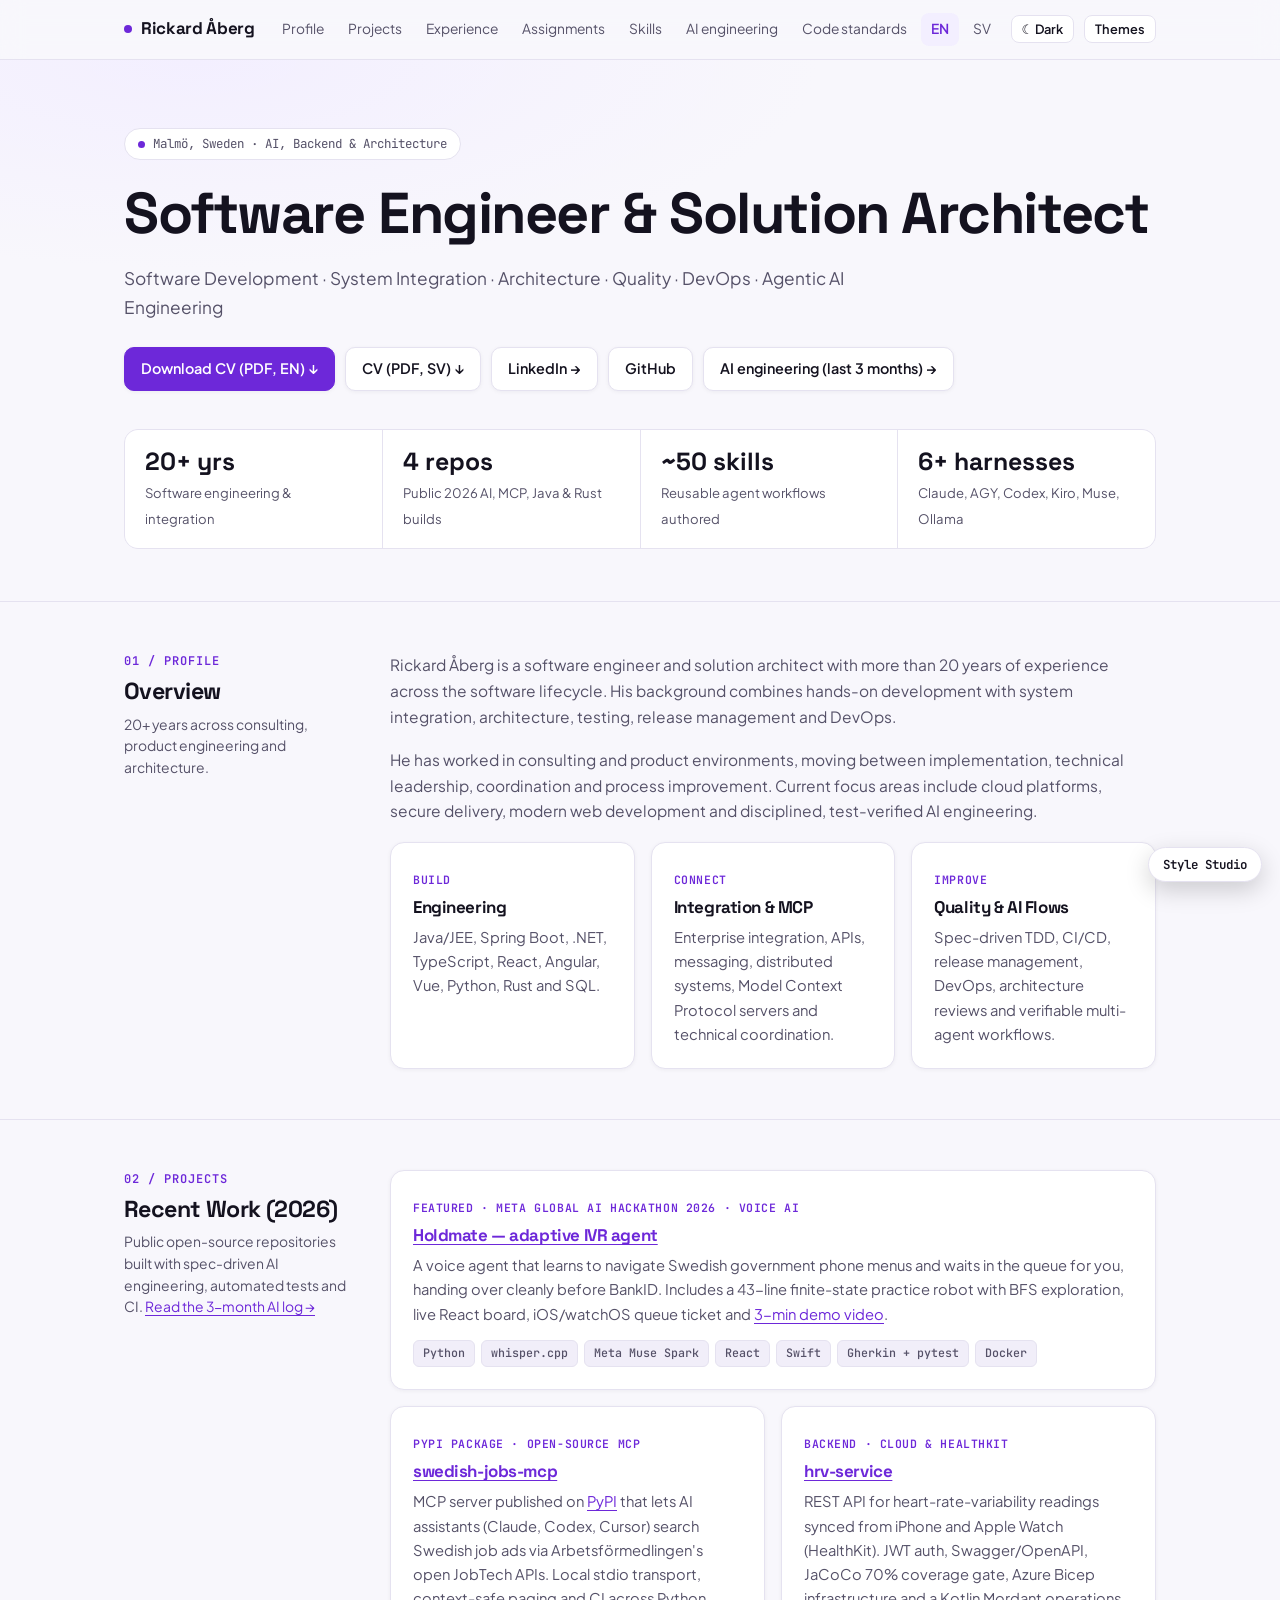
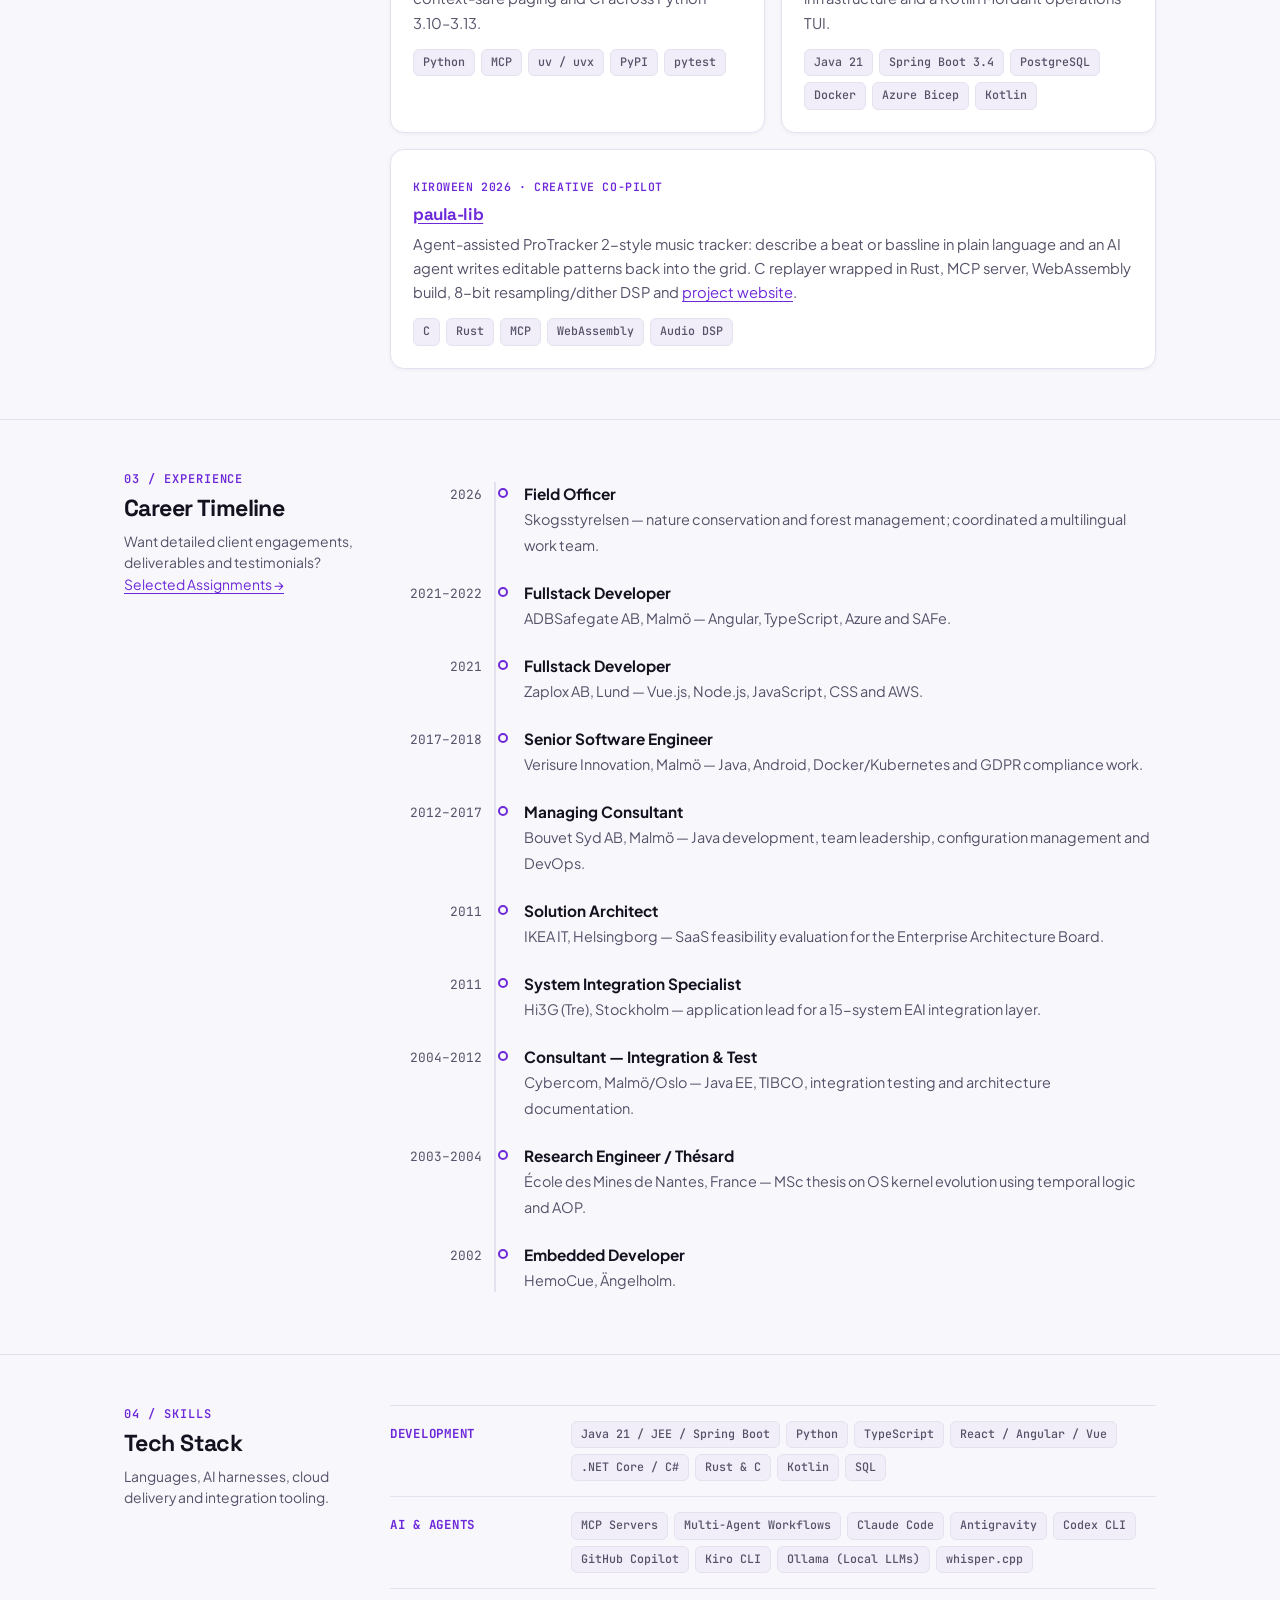
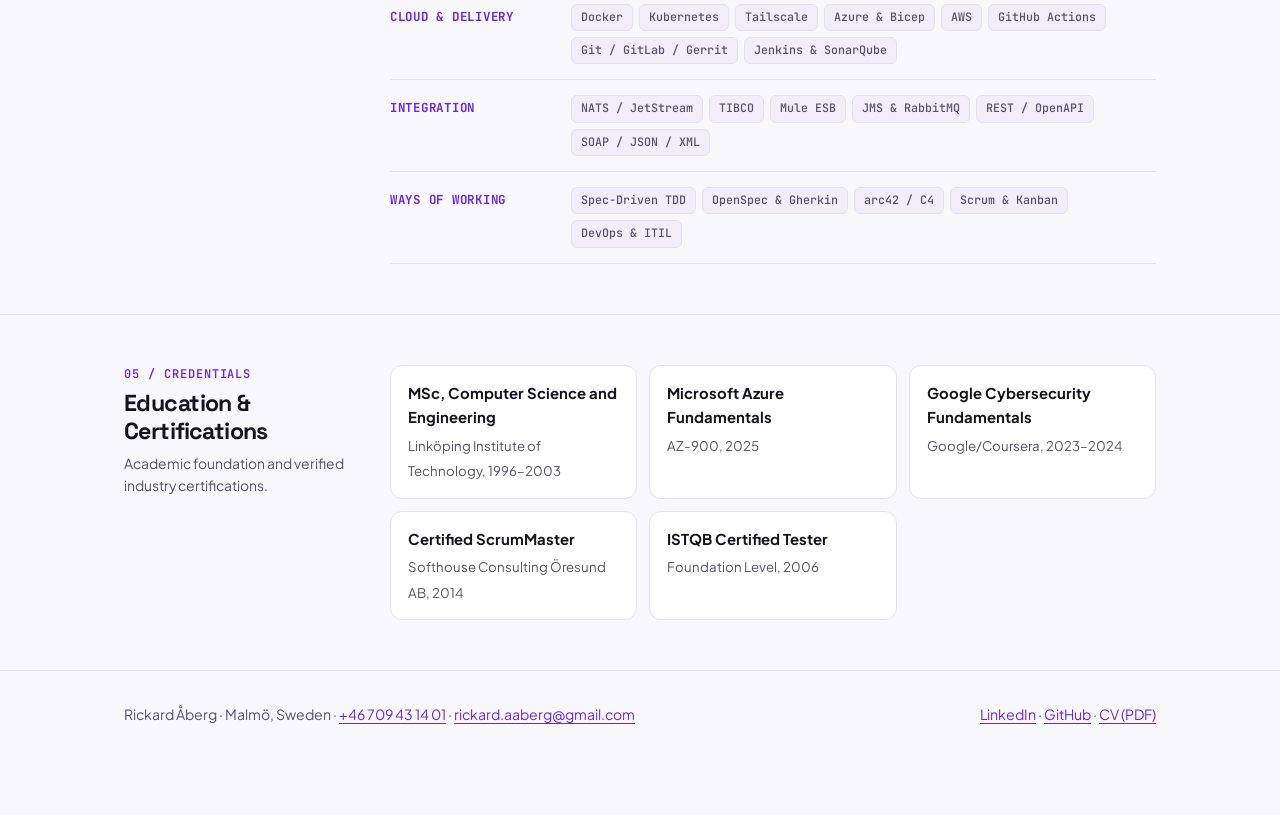
<file: index.html>
<!doctype html>
<html lang="en">
<head>
<meta charset="utf-8">
<meta name="viewport" content="width=device-width, initial-scale=1">
<title>Rickard Åberg — Software Engineer &amp; Solution Architect</title>
<meta name="description" content="Rickard Åberg — software engineer and solution architect with experience across development, integration, architecture, quality, DevOps and AI engineering.">
<link rel="stylesheet" href="style.css">
<script src="site-theme.js"></script>
<script src="theme.js"></script>
</head>
<body>
<header>
  <div class="wrap">
    <a class="brand" href="index.html"><span class="brand-dot" aria-hidden="true"></span>Rickard Åberg</a>
    <nav aria-label="Primary navigation">
      <a href="#profile">Profile</a>
      <a href="#projects">Projects</a>
      <a href="#experience">Experience</a>
      <a href="assignments.html">Assignments</a>
      <a href="#skills">Skills</a>
      <a href="ai-engineering.html">AI engineering</a>
      <a href="code-standards.html">Code standards</a>
      <a href="index.html" aria-current="page">EN</a>
      <a href="sv.html" lang="sv" title="Svensk version">SV</a>
      <button id="theme-toggle" class="theme-toggle" type="button">☾ Dark</button>
    </nav>
  </div>
</header>

<main>
  <section class="hero">
    <div class="wrap">
      <div class="status-pill"><span class="pulse" aria-hidden="true"></span>Malmö, Sweden · AI, Backend &amp; Architecture</div>
      <h1>Software Engineer &amp; Solution Architect</h1>
      <p class="subtitle">Software Development · System Integration · Architecture · Quality · DevOps · Agentic AI Engineering</p>
      <div class="buttons">
        <a class="button primary" href="cv/Rickard-Aberg-CV-EN.pdf" download>Download CV (PDF, EN) ↓</a>
        <a class="button" href="cv/Rickard-Aberg-CV-SV.pdf" download>CV (PDF, SV) ↓</a>
        <a class="button" href="https://www.linkedin.com/in/rickard-%C3%A5berg-9866891/" target="_blank" rel="noopener">LinkedIn →</a>
        <a class="button" href="https://github.com/kizouker" target="_blank" rel="noopener">GitHub</a>
        <a class="button" href="ai-engineering.html">AI engineering (last 3 months) →</a>
      </div>
      <div class="stats">
        <div class="stat"><strong>20+ yrs</strong><span>Software engineering &amp; integration</span></div>
        <div class="stat"><strong>4 repos</strong><span>Public 2026 AI, MCP, Java &amp; Rust builds</span></div>
        <div class="stat"><strong>~50 skills</strong><span>Reusable agent workflows authored</span></div>
        <div class="stat"><strong>6+ harnesses</strong><span>Claude, AGY, Codex, Kiro, Muse, Ollama</span></div>
      </div>
    </div>
  </section>

  <section id="profile">
    <div class="wrap split">
      <div class="split-rail">
        <span class="section-num">01 / Profile</span>
        <h2>Overview</h2>
        <p>20+ years across consulting, product engineering and architecture.</p>
      </div>
      <div>
        <p class="lead">Rickard Åberg is a software engineer and solution architect with more than 20 years of experience across the software lifecycle. His background combines hands-on development with system integration, architecture, testing, release management and DevOps.</p>
        <p class="lead">He has worked in consulting and product environments, moving between implementation, technical leadership, coordination and process improvement. Current focus areas include cloud platforms, secure delivery, modern web development and disciplined, test-verified AI engineering.</p>
        <div class="cards">
          <article class="card"><span class="eyebrow">Build</span><h3>Engineering</h3><p>Java/JEE, Spring Boot, .NET, TypeScript, React, Angular, Vue, Python, Rust and SQL.</p></article>
          <article class="card"><span class="eyebrow">Connect</span><h3>Integration &amp; MCP</h3><p>Enterprise integration, APIs, messaging, distributed systems, Model Context Protocol servers and technical coordination.</p></article>
          <article class="card"><span class="eyebrow">Improve</span><h3>Quality &amp; AI Flows</h3><p>Spec-driven TDD, CI/CD, release management, DevOps, architecture reviews and verifiable multi-agent workflows.</p></article>
        </div>
      </div>
    </div>
  </section>

  <section id="projects">
    <div class="wrap split">
      <div class="split-rail">
        <span class="section-num">02 / Projects</span>
        <h2>Recent Work (2026)</h2>
        <p>Public open-source repositories built with spec-driven AI engineering, automated tests and CI. <a href="ai-engineering.html">Read the 3-month AI log →</a></p>
      </div>
      <div>
        <div class="cards two">
          <article class="card featured">
            <span class="eyebrow">Featured · Meta Global AI Hackathon 2026 · Voice AI</span>
            <h3><a href="https://github.com/kizouker/adaptive-IVR-agent" target="_blank" rel="noopener">Holdmate — adaptive IVR agent</a></h3>
            <p>A voice agent that learns to navigate Swedish government phone menus and waits in the queue for you, handing over cleanly before BankID. Includes a 43-line finite-state practice robot with BFS exploration, live React board, iOS/watchOS queue ticket and <a href="https://youtu.be/orxqS8rnxt0" target="_blank" rel="noopener">3-min demo video</a>.</p>
            <div class="tags"><span class="tag">Python</span><span class="tag">whisper.cpp</span><span class="tag">Meta Muse Spark</span><span class="tag">React</span><span class="tag">Swift</span><span class="tag">Gherkin + pytest</span><span class="tag">Docker</span></div>
          </article>
          <article class="card">
            <span class="eyebrow">PyPI Package · Open-Source MCP</span>
            <h3><a href="https://github.com/kizouker/swedish-jobs-mcp" target="_blank" rel="noopener">swedish-jobs-mcp</a></h3>
            <p>MCP server published on <a href="https://pypi.org/project/swedish-jobs-mcp/" target="_blank" rel="noopener">PyPI</a> that lets AI assistants (Claude, Codex, Cursor) search Swedish job ads via Arbetsförmedlingen's open JobTech APIs. Local stdio transport, context-safe paging and CI across Python 3.10–3.13.</p>
            <div class="tags"><span class="tag">Python</span><span class="tag">MCP</span><span class="tag">uv / uvx</span><span class="tag">PyPI</span><span class="tag">pytest</span></div>
          </article>
          <article class="card">
            <span class="eyebrow">Backend · Cloud &amp; HealthKit</span>
            <h3><a href="https://github.com/kizouker/hrv-service" target="_blank" rel="noopener">hrv-service</a></h3>
            <p>REST API for heart-rate-variability readings synced from iPhone and Apple Watch (HealthKit). JWT auth, Swagger/OpenAPI, JaCoCo 70% coverage gate, Azure Bicep infrastructure and a Kotlin Mordant operations TUI.</p>
            <div class="tags"><span class="tag">Java 21</span><span class="tag">Spring Boot 3.4</span><span class="tag">PostgreSQL</span><span class="tag">Docker</span><span class="tag">Azure Bicep</span><span class="tag">Kotlin</span></div>
          </article>
          <article class="card featured">
            <span class="eyebrow">Kiroween 2026 · Creative Co-Pilot</span>
            <h3><a href="https://github.com/kizouker/paula-lib" target="_blank" rel="noopener">paula-lib</a></h3>
            <p>Agent-assisted ProTracker 2-style music tracker: describe a beat or bassline in plain language and an AI agent writes editable patterns back into the grid. C replayer wrapped in Rust, MCP server, WebAssembly build, 8-bit resampling/dither DSP and <a href="https://kizouker.github.io/paula-lib/" target="_blank" rel="noopener">project website</a>.</p>
            <div class="tags"><span class="tag">C</span><span class="tag">Rust</span><span class="tag">MCP</span><span class="tag">WebAssembly</span><span class="tag">Audio DSP</span></div>
          </article>
        </div>
      </div>
    </div>
  </section>

  <section id="experience">
    <div class="wrap split">
      <div class="split-rail">
        <span class="section-num">03 / Experience</span>
        <h2>Career Timeline</h2>
        <p>Want detailed client engagements, deliverables and testimonials? <a href="assignments.html">Selected Assignments →</a></p>
      </div>
      <ul class="timeline">
        <li><span class="when">2026</span><span class="dot" aria-hidden="true"></span><span class="what"><strong>Field Officer</strong><span>Skogsstyrelsen — nature conservation and forest management; coordinated a multilingual work team.</span></span></li>
        <li><span class="when">2021–2022</span><span class="dot" aria-hidden="true"></span><span class="what"><strong>Fullstack Developer</strong><span>ADBSafegate AB, Malmö — Angular, TypeScript, Azure and SAFe.</span></span></li>
        <li><span class="when">2021</span><span class="dot" aria-hidden="true"></span><span class="what"><strong>Fullstack Developer</strong><span>Zaplox AB, Lund — Vue.js, Node.js, JavaScript, CSS and AWS.</span></span></li>
        <li><span class="when">2017–2018</span><span class="dot" aria-hidden="true"></span><span class="what"><strong>Senior Software Engineer</strong><span>Verisure Innovation, Malmö — Java, Android, Docker/Kubernetes and GDPR compliance work.</span></span></li>
        <li><span class="when">2012–2017</span><span class="dot" aria-hidden="true"></span><span class="what"><strong>Managing Consultant</strong><span>Bouvet Syd AB, Malmö — Java development, team leadership, configuration management and DevOps.</span></span></li>
        <li><span class="when">2011</span><span class="dot" aria-hidden="true"></span><span class="what"><strong>Solution Architect</strong><span>IKEA IT, Helsingborg — SaaS feasibility evaluation for the Enterprise Architecture Board.</span></span></li>
        <li><span class="when">2011</span><span class="dot" aria-hidden="true"></span><span class="what"><strong>System Integration Specialist</strong><span>Hi3G (Tre), Stockholm — application lead for a 15-system EAI integration layer.</span></span></li>
        <li><span class="when">2004–2012</span><span class="dot" aria-hidden="true"></span><span class="what"><strong>Consultant — Integration &amp; Test</strong><span>Cybercom, Malmö/Oslo — Java EE, TIBCO, integration testing and architecture documentation.</span></span></li>
        <li><span class="when">2003–2004</span><span class="dot" aria-hidden="true"></span><span class="what"><strong>Research Engineer / Thésard</strong><span>École des Mines de Nantes, France — MSc thesis on OS kernel evolution using temporal logic and AOP.</span></span></li>
        <li><span class="when">2002</span><span class="dot" aria-hidden="true"></span><span class="what"><strong>Embedded Developer</strong><span>HemoCue, Ängelholm.</span></span></li>
      </ul>
    </div>
  </section>

  <section id="skills">
    <div class="wrap split">
      <div class="split-rail">
        <span class="section-num">04 / Skills</span>
        <h2>Tech Stack</h2>
        <p>Languages, AI harnesses, cloud delivery and integration tooling.</p>
      </div>
      <div class="skill-rows">
        <div class="skill-row"><h3>Development</h3><div class="tags"><span class="tag">Java 21 / JEE / Spring Boot</span><span class="tag">Python</span><span class="tag">TypeScript</span><span class="tag">React / Angular / Vue</span><span class="tag">.NET Core / C#</span><span class="tag">Rust &amp; C</span><span class="tag">Kotlin</span><span class="tag">SQL</span></div></div>
        <div class="skill-row"><h3>AI &amp; Agents</h3><div class="tags"><span class="tag">MCP Servers</span><span class="tag">Multi-Agent Workflows</span><span class="tag">Claude Code</span><span class="tag">Antigravity</span><span class="tag">Codex CLI</span><span class="tag">GitHub Copilot</span><span class="tag">Kiro CLI</span><span class="tag">Ollama (Local LLMs)</span><span class="tag">whisper.cpp</span></div></div>
        <div class="skill-row"><h3>Cloud &amp; Delivery</h3><div class="tags"><span class="tag">Docker</span><span class="tag">Kubernetes</span><span class="tag">Tailscale</span><span class="tag">Azure &amp; Bicep</span><span class="tag">AWS</span><span class="tag">GitHub Actions</span><span class="tag">Git / GitLab / Gerrit</span><span class="tag">Jenkins &amp; SonarQube</span></div></div>
        <div class="skill-row"><h3>Integration</h3><div class="tags"><span class="tag">NATS / JetStream</span><span class="tag">TIBCO</span><span class="tag">Mule ESB</span><span class="tag">JMS &amp; RabbitMQ</span><span class="tag">REST / OpenAPI</span><span class="tag">SOAP / JSON / XML</span></div></div>
        <div class="skill-row"><h3>Ways of Working</h3><div class="tags"><span class="tag">Spec-Driven TDD</span><span class="tag">OpenSpec &amp; Gherkin</span><span class="tag">arc42 / C4</span><span class="tag">Scrum &amp; Kanban</span><span class="tag">DevOps &amp; ITIL</span></div></div>
      </div>
    </div>
  </section>

  <section id="education">
    <div class="wrap split">
      <div class="split-rail">
        <span class="section-num">05 / Credentials</span>
        <h2>Education &amp; Certifications</h2>
        <p>Academic foundation and verified industry certifications.</p>
      </div>
      <div class="certs">
        <div class="cert"><strong>MSc, Computer Science and Engineering</strong><span>Linköping Institute of Technology, 1996–2003</span></div>
        <div class="cert"><strong>Microsoft Azure Fundamentals</strong><span>AZ-900, 2025</span></div>
        <div class="cert"><strong>Google Cybersecurity Fundamentals</strong><span>Google/Coursera, 2023–2024</span></div>
        <div class="cert"><strong>Certified ScrumMaster</strong><span>Softhouse Consulting Öresund AB, 2014</span></div>
        <div class="cert"><strong>ISTQB Certified Tester</strong><span>Foundation Level, 2006</span></div>
      </div>
    </div>
  </section>
</main>

<footer>
  <div class="wrap">
    <span>Rickard Åberg · Malmö, Sweden · <a href="tel:+46709431401">+46 709 43 14 01</a> · <a href="mailto:rickard.aaberg@gmail.com">rickard.aaberg@gmail.com</a></span>
    <span><a href="https://www.linkedin.com/in/rickard-%C3%A5berg-9866891/" target="_blank" rel="noopener">LinkedIn</a> · <a href="https://github.com/kizouker" target="_blank" rel="noopener">GitHub</a> · <a href="cv/Rickard-Aberg-CV-EN.pdf" download>CV (PDF)</a></span>
  </div>
</footer>
</body>
</html>
</file>
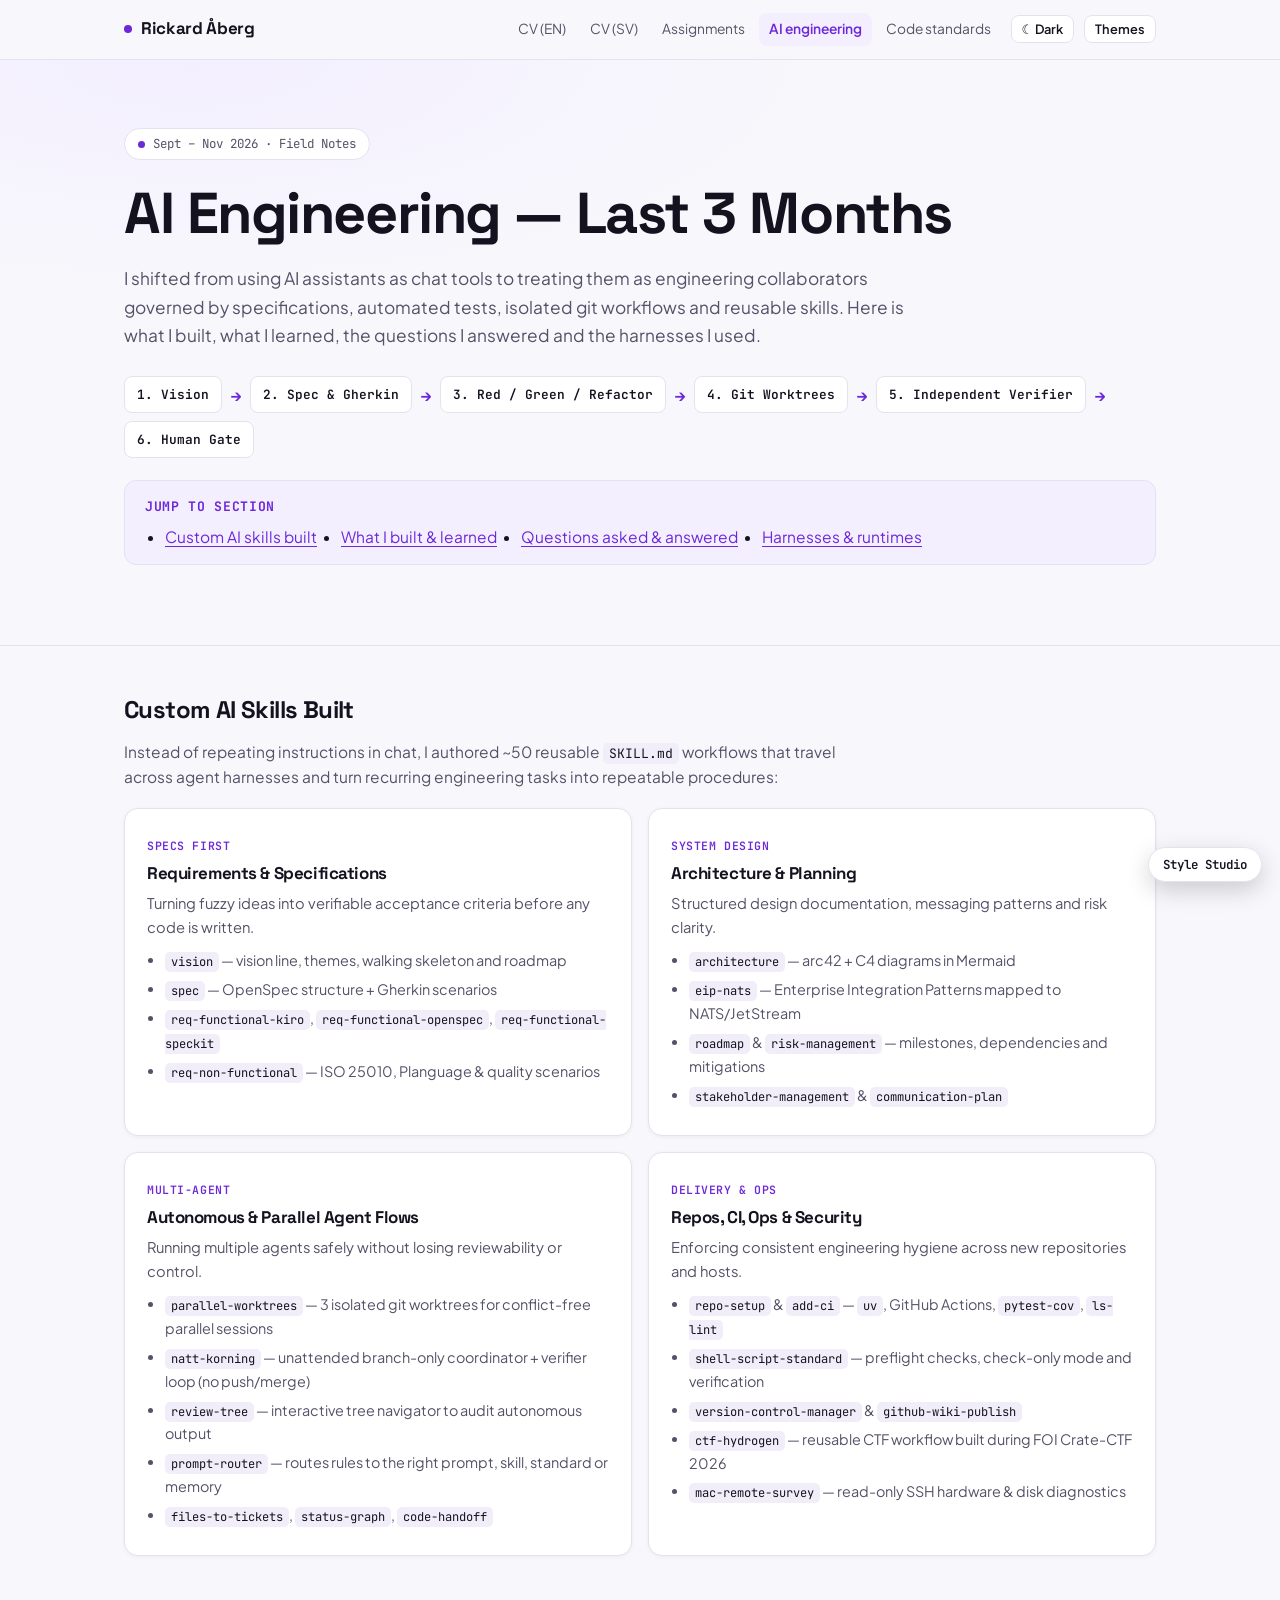
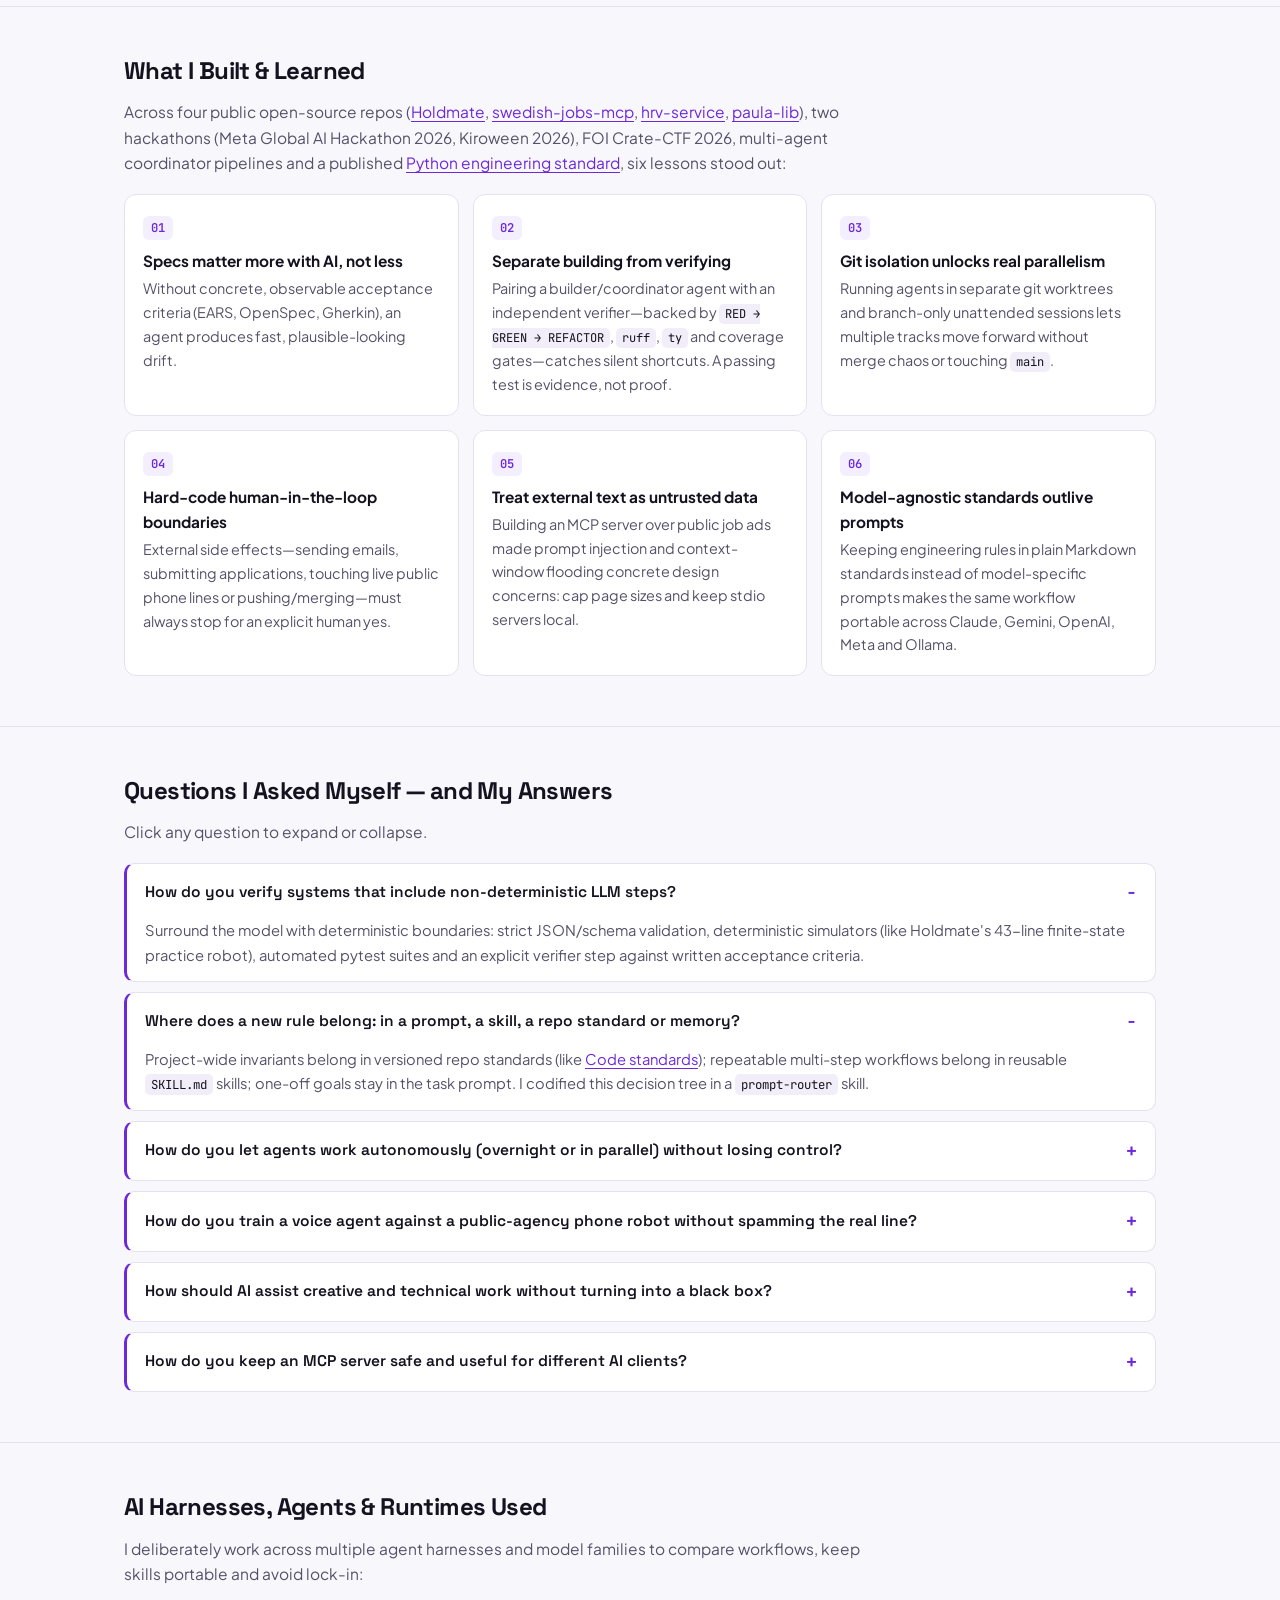
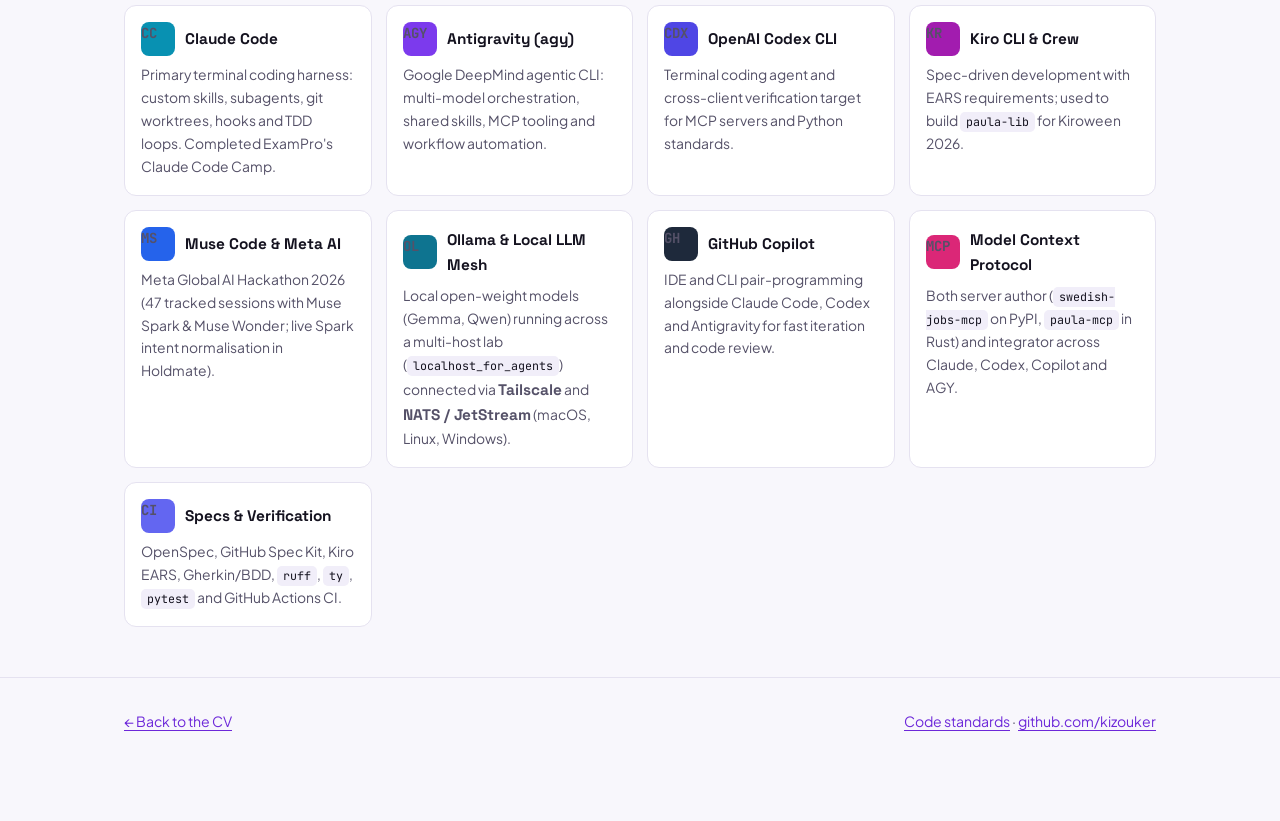
<file: ai-engineering.html>
<!doctype html>
<html lang="en">
<head>
<meta charset="utf-8">
<meta name="viewport" content="width=device-width, initial-scale=1">
<title>AI Engineering — Rickard Åberg</title>
<meta name="description" content="Three months of AI-assisted engineering: custom agent skills, projects, lessons learned, key engineering questions and AI harnesses used.">
<link rel="stylesheet" href="style.css">
<script src="site-theme.js"></script>
<script src="theme.js"></script>
</head>
<body>
<header>
  <div class="wrap">
    <a class="brand" href="index.html"><span class="brand-dot" aria-hidden="true"></span>Rickard Åberg</a>
    <nav aria-label="Primary navigation">
      <a href="index.html">CV (EN)</a>
      <a href="sv.html" lang="sv">CV (SV)</a>
      <a href="assignments.html">Assignments</a>
      <a href="ai-engineering.html" aria-current="page">AI engineering</a>
      <a href="code-standards.html">Code standards</a>
      <button id="theme-toggle" class="theme-toggle" type="button">☀ Light</button>
    </nav>
  </div>
</header>

<main>
  <section class="hero">
    <div class="wrap">
      <div class="status-pill"><span class="pulse" aria-hidden="true"></span>Sept – Nov 2026 · Field Notes</div>
      <h1>AI Engineering — Last 3 Months</h1>
      <p class="intro">I shifted from using AI assistants as chat tools to treating them as engineering collaborators governed by specifications, automated tests, isolated git workflows and reusable skills. Here is what I built, what I learned, the questions I answered and the harnesses I used.</p>
      <div class="flow" aria-label="AI engineering workflow">
        <span class="flow-step">1. Vision</span><span class="flow-arrow">→</span>
        <span class="flow-step">2. Spec &amp; Gherkin</span><span class="flow-arrow">→</span>
        <span class="flow-step">3. Red / Green / Refactor</span><span class="flow-arrow">→</span>
        <span class="flow-step">4. Git Worktrees</span><span class="flow-arrow">→</span>
        <span class="flow-step">5. Independent Verifier</span><span class="flow-arrow">→</span>
        <span class="flow-step">6. Human Gate</span>
      </div>
      <div class="toc">
        <strong>Jump to section</strong>
        <ul>
          <li><a href="#skills-built">Custom AI skills built</a></li>
          <li><a href="#built-and-learned">What I built &amp; learned</a></li>
          <li><a href="#questions">Questions asked &amp; answered</a></li>
          <li><a href="#harnesses">Harnesses &amp; runtimes</a></li>
        </ul>
      </div>
    </div>
  </section>

  <section id="skills-built">
    <div class="wrap">
      <h2>Custom AI Skills Built</h2>
      <p class="lead">Instead of repeating instructions in chat, I authored ~50 reusable <code>SKILL.md</code> workflows that travel across agent harnesses and turn recurring engineering tasks into repeatable procedures:</p>
      <div class="cards two">
        <article class="card">
          <span class="eyebrow">Specs First</span>
          <h3>Requirements &amp; Specifications</h3>
          <p>Turning fuzzy ideas into verifiable acceptance criteria before any code is written.</p>
          <ul>
            <li><code>vision</code> — vision line, themes, walking skeleton and roadmap</li>
            <li><code>spec</code> — OpenSpec structure + Gherkin scenarios</li>
            <li><code>req-functional-kiro</code>, <code>req-functional-openspec</code>, <code>req-functional-speckit</code></li>
            <li><code>req-non-functional</code> — ISO 25010, Planguage &amp; quality scenarios</li>
          </ul>
        </article>
        <article class="card amber">
          <span class="eyebrow">System Design</span>
          <h3>Architecture &amp; Planning</h3>
          <p>Structured design documentation, messaging patterns and risk clarity.</p>
          <ul>
            <li><code>architecture</code> — arc42 + C4 diagrams in Mermaid</li>
            <li><code>eip-nats</code> — Enterprise Integration Patterns mapped to NATS/JetStream</li>
            <li><code>roadmap</code> &amp; <code>risk-management</code> — milestones, dependencies and mitigations</li>
            <li><code>stakeholder-management</code> &amp; <code>communication-plan</code></li>
          </ul>
        </article>
        <article class="card indigo">
          <span class="eyebrow">Multi-Agent</span>
          <h3>Autonomous &amp; Parallel Agent Flows</h3>
          <p>Running multiple agents safely without losing reviewability or control.</p>
          <ul>
            <li><code>parallel-worktrees</code> — 3 isolated git worktrees for conflict-free parallel sessions</li>
            <li><code>natt-korning</code> — unattended branch-only coordinator + verifier loop (no push/merge)</li>
            <li><code>review-tree</code> — interactive tree navigator to audit autonomous output</li>
            <li><code>prompt-router</code> — routes rules to the right prompt, skill, standard or memory</li>
            <li><code>files-to-tickets</code>, <code>status-graph</code>, <code>code-handoff</code></li>
          </ul>
        </article>
        <article class="card emerald">
          <span class="eyebrow">Delivery &amp; Ops</span>
          <h3>Repos, CI, Ops &amp; Security</h3>
          <p>Enforcing consistent engineering hygiene across new repositories and hosts.</p>
          <ul>
            <li><code>repo-setup</code> &amp; <code>add-ci</code> — <code>uv</code>, GitHub Actions, <code>pytest-cov</code>, <code>ls-lint</code></li>
            <li><code>shell-script-standard</code> — preflight checks, check-only mode and verification</li>
            <li><code>version-control-manager</code> &amp; <code>github-wiki-publish</code></li>
            <li><code>ctf-hydrogen</code> — reusable CTF workflow built during FOI Crate-CTF 2026</li>
            <li><code>mac-remote-survey</code> — read-only SSH hardware &amp; disk diagnostics</li>
          </ul>
        </article>
      </div>
    </div>
  </section>

  <section id="built-and-learned">
    <div class="wrap">
      <h2>What I Built &amp; Learned</h2>
      <p class="lead">Across four public open-source repos (<a href="https://github.com/kizouker/adaptive-IVR-agent" target="_blank" rel="noopener">Holdmate</a>, <a href="https://github.com/kizouker/swedish-jobs-mcp" target="_blank" rel="noopener">swedish-jobs-mcp</a>, <a href="https://github.com/kizouker/hrv-service" target="_blank" rel="noopener">hrv-service</a>, <a href="https://github.com/kizouker/paula-lib" target="_blank" rel="noopener">paula-lib</a>), two hackathons (Meta Global AI Hackathon 2026, Kiroween 2026), FOI Crate-CTF 2026, multi-agent coordinator pipelines and a published <a href="code-standards.html">Python engineering standard</a>, six lessons stood out:</p>
      <div class="lesson-grid">
        <div class="lesson"><span class="lesson-num">01</span><strong>Specs matter more with AI, not less</strong><p>Without concrete, observable acceptance criteria (EARS, OpenSpec, Gherkin), an agent produces fast, plausible-looking drift.</p></div>
        <div class="lesson"><span class="lesson-num">02</span><strong>Separate building from verifying</strong><p>Pairing a builder/coordinator agent with an independent verifier—backed by <code>RED → GREEN → REFACTOR</code>, <code>ruff</code>, <code>ty</code> and coverage gates—catches silent shortcuts. A passing test is evidence, not proof.</p></div>
        <div class="lesson"><span class="lesson-num">03</span><strong>Git isolation unlocks real parallelism</strong><p>Running agents in separate git worktrees and branch-only unattended sessions lets multiple tracks move forward without merge chaos or touching <code>main</code>.</p></div>
        <div class="lesson"><span class="lesson-num">04</span><strong>Hard-code human-in-the-loop boundaries</strong><p>External side effects—sending emails, submitting applications, touching live public phone lines or pushing/merging—must always stop for an explicit human yes.</p></div>
        <div class="lesson"><span class="lesson-num">05</span><strong>Treat external text as untrusted data</strong><p>Building an MCP server over public job ads made prompt injection and context-window flooding concrete design concerns: cap page sizes and keep stdio servers local.</p></div>
        <div class="lesson"><span class="lesson-num">06</span><strong>Model-agnostic standards outlive prompts</strong><p>Keeping engineering rules in plain Markdown standards instead of model-specific prompts makes the same workflow portable across Claude, Gemini, OpenAI, Meta and Ollama.</p></div>
      </div>
    </div>
  </section>

  <section id="questions">
    <div class="wrap">
      <h2>Questions I Asked Myself — and My Answers</h2>
      <p class="lead">Click any question to expand or collapse.</p>
      <div class="qa-list">
        <details class="qa" open>
          <summary>How do you verify systems that include non-deterministic LLM steps?</summary>
          <p class="a">Surround the model with deterministic boundaries: strict JSON/schema validation, deterministic simulators (like Holdmate's 43-line finite-state practice robot), automated pytest suites and an explicit verifier step against written acceptance criteria.</p>
        </details>
        <details class="qa" open>
          <summary>Where does a new rule belong: in a prompt, a skill, a repo standard or memory?</summary>
          <p class="a">Project-wide invariants belong in versioned repo standards (like <a href="code-standards.html">Code standards</a>); repeatable multi-step workflows belong in reusable <code>SKILL.md</code> skills; one-off goals stay in the task prompt. I codified this decision tree in a <code>prompt-router</code> skill.</p>
        </details>
        <details class="qa">
          <summary>How do you let agents work autonomously (overnight or in parallel) without losing control?</summary>
          <p class="a">Constrained blast radius: dedicated feature branches or git worktrees, zero push/merge/send permissions, a coordinator + verifier split, and a structured <code>review-tree</code> walkthrough so every branch and decision can be audited before merging.</p>
        </details>
        <details class="qa">
          <summary>How do you train a voice agent against a public-agency phone robot without spamming the real line?</summary>
          <p class="a">Simulator-first engineering: record and transcribe real calls into a local finite-state practice robot so BFS exploration and LLM intent normalisation run safely offline. On real calls, the human always handles BankID and takes over when a person answers.</p>
        </details>
        <details class="qa">
          <summary>How should AI assist creative and technical work without turning into a black box?</summary>
          <p class="a">“Creative co-pilot, not a jukebox” (<code>paula-lib</code>): expose structured tools over MCP so the agent writes editable tracker patterns back into the grid rather than generating opaque flat audio.</p>
        </details>
        <details class="qa">
          <summary>How do you keep an MCP server safe and useful for different AI clients?</summary>
          <p class="a">Run locally over stdio with no open network port, enforce paging (<code>next_offset</code>, max 25 items per call) so responses never flood the context window, configure timeouts and URLs via environment variables, and treat fetched third-party text as untrusted against prompt injection.</p>
        </details>
      </div>
    </div>
  </section>

  <section id="harnesses">
    <div class="wrap">
      <h2>AI Harnesses, Agents &amp; Runtimes Used</h2>
      <p class="lead">I deliberately work across multiple agent harnesses and model families to compare workflows, keep skills portable and avoid lock-in:</p>
      <div class="harnesses">
        <div class="harness"><div class="harness-head"><span class="badge" style="--badge-bg:#0891b2">CC</span><strong>Claude Code</strong></div><span>Primary terminal coding harness: custom skills, subagents, git worktrees, hooks and TDD loops. Completed ExamPro's Claude Code Camp.</span></div>
        <div class="harness"><div class="harness-head"><span class="badge" style="--badge-bg:#7c3aed">AGY</span><strong>Antigravity (agy)</strong></div><span>Google DeepMind agentic CLI: multi-model orchestration, shared skills, MCP tooling and workflow automation.</span></div>
        <div class="harness"><div class="harness-head"><span class="badge" style="--badge-bg:#4f46e5">CDX</span><strong>OpenAI Codex CLI</strong></div><span>Terminal coding agent and cross-client verification target for MCP servers and Python standards.</span></div>
        <div class="harness"><div class="harness-head"><span class="badge" style="--badge-bg:#a21caf">KR</span><strong>Kiro CLI &amp; Crew</strong></div><span>Spec-driven development with EARS requirements; used to build <code>paula-lib</code> for Kiroween 2026.</span></div>
        <div class="harness"><div class="harness-head"><span class="badge" style="--badge-bg:#2563eb">MS</span><strong>Muse Code &amp; Meta AI</strong></div><span>Meta Global AI Hackathon 2026 (47 tracked sessions with Muse Spark &amp; Muse Wonder; live Spark intent normalisation in Holdmate).</span></div>
        <div class="harness"><div class="harness-head"><span class="badge" style="--badge-bg:#0e7490">OL</span><strong>Ollama &amp; Local LLM Mesh</strong></div><span>Local open-weight models (Gemma, Qwen) running across a multi-host lab (<code>localhost_for_agents</code>) connected via <strong>Tailscale</strong> and <strong>NATS / JetStream</strong> (macOS, Linux, Windows).</span></div>
        <div class="harness"><div class="harness-head"><span class="badge" style="--badge-bg:#1e293b">GH</span><strong>GitHub Copilot</strong></div><span>IDE and CLI pair-programming alongside Claude Code, Codex and Antigravity for fast iteration and code review.</span></div>
        <div class="harness"><div class="harness-head"><span class="badge" style="--badge-bg:#db2777">MCP</span><strong>Model Context Protocol</strong></div><span>Both server author (<code>swedish-jobs-mcp</code> on PyPI, <code>paula-mcp</code> in Rust) and integrator across Claude, Codex, Copilot and AGY.</span></div>
        <div class="harness"><div class="harness-head"><span class="badge" style="--badge-bg:#6366f1">CI</span><strong>Specs &amp; Verification</strong></div><span>OpenSpec, GitHub Spec Kit, Kiro EARS, Gherkin/BDD, <code>ruff</code>, <code>ty</code>, <code>pytest</code> and GitHub Actions CI.</span></div>
      </div>
    </div>
  </section>
</main>

<footer>
  <div class="wrap">
    <span><a href="index.html">← Back to the CV</a></span>
    <span><a href="code-standards.html">Code standards</a> · <a href="https://github.com/kizouker" target="_blank" rel="noopener">github.com/kizouker</a></span>
  </div>
</footer>
</body>
</html>
</file>
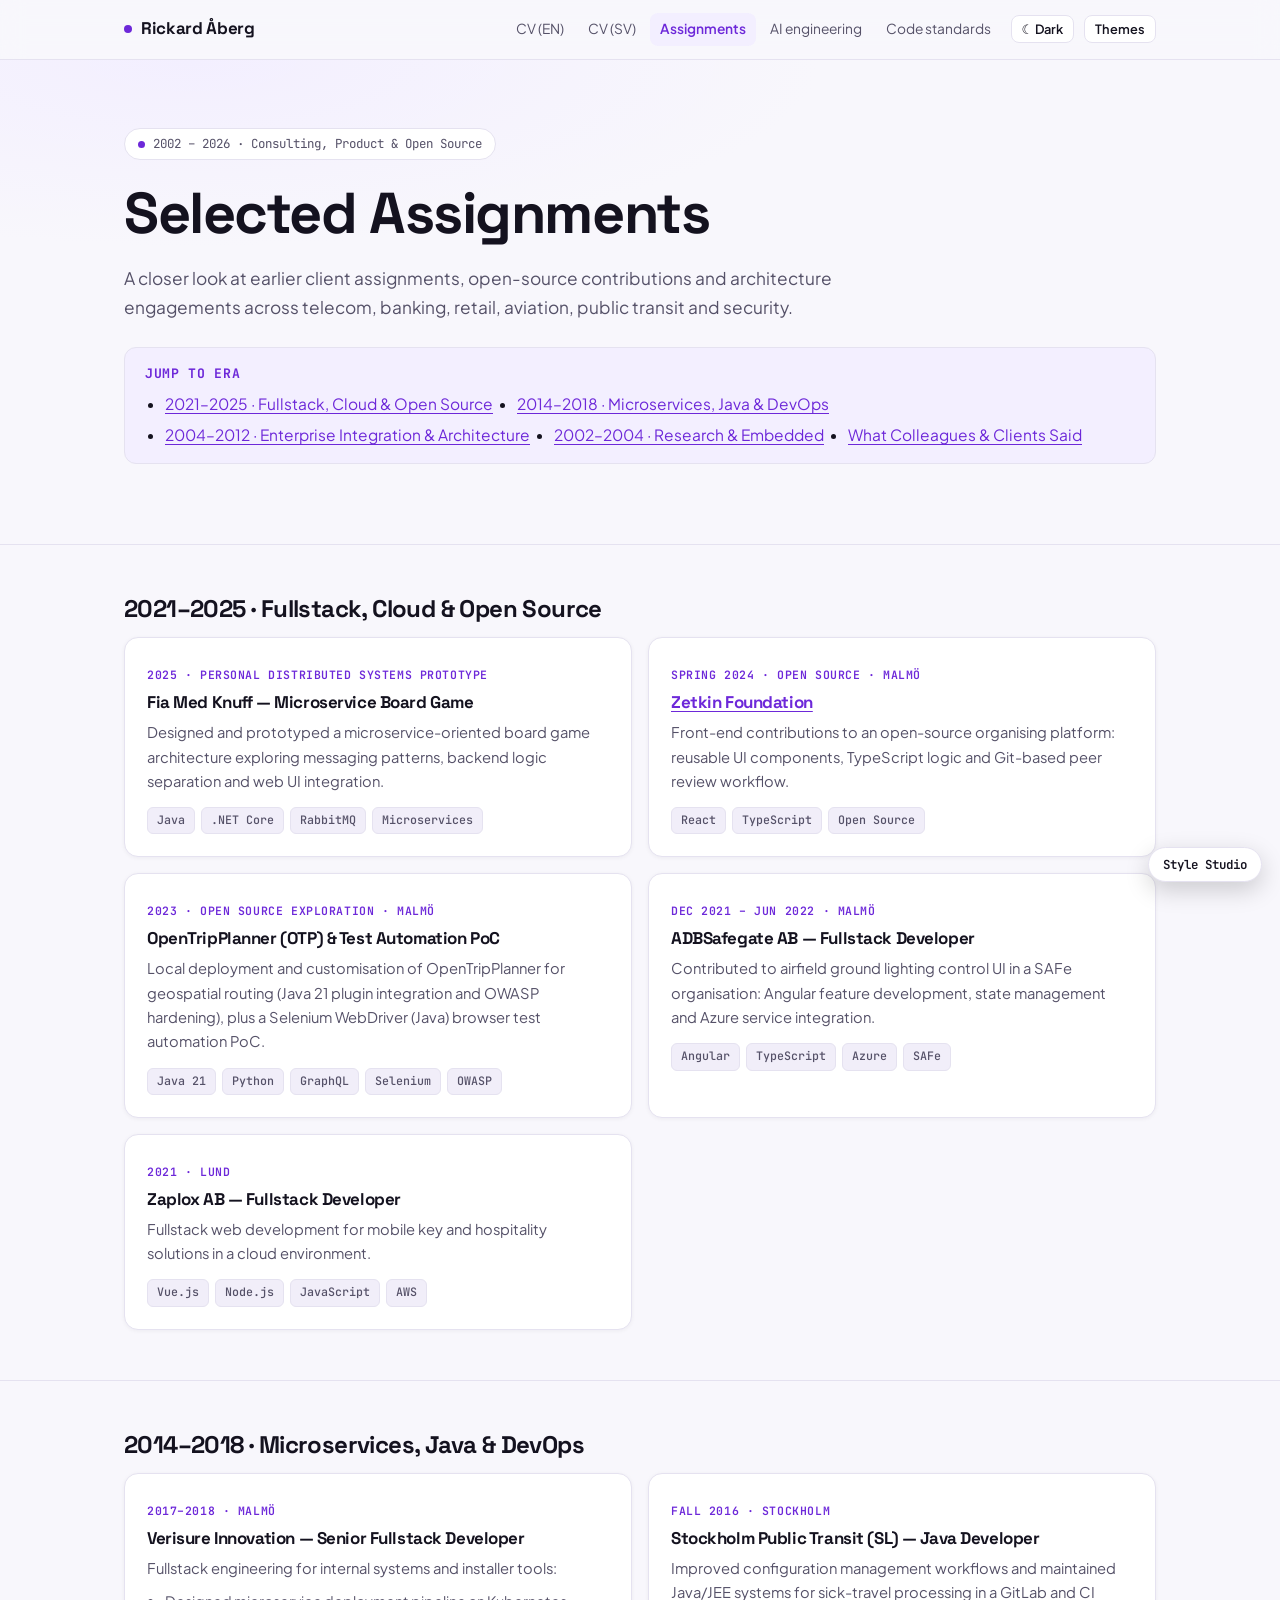
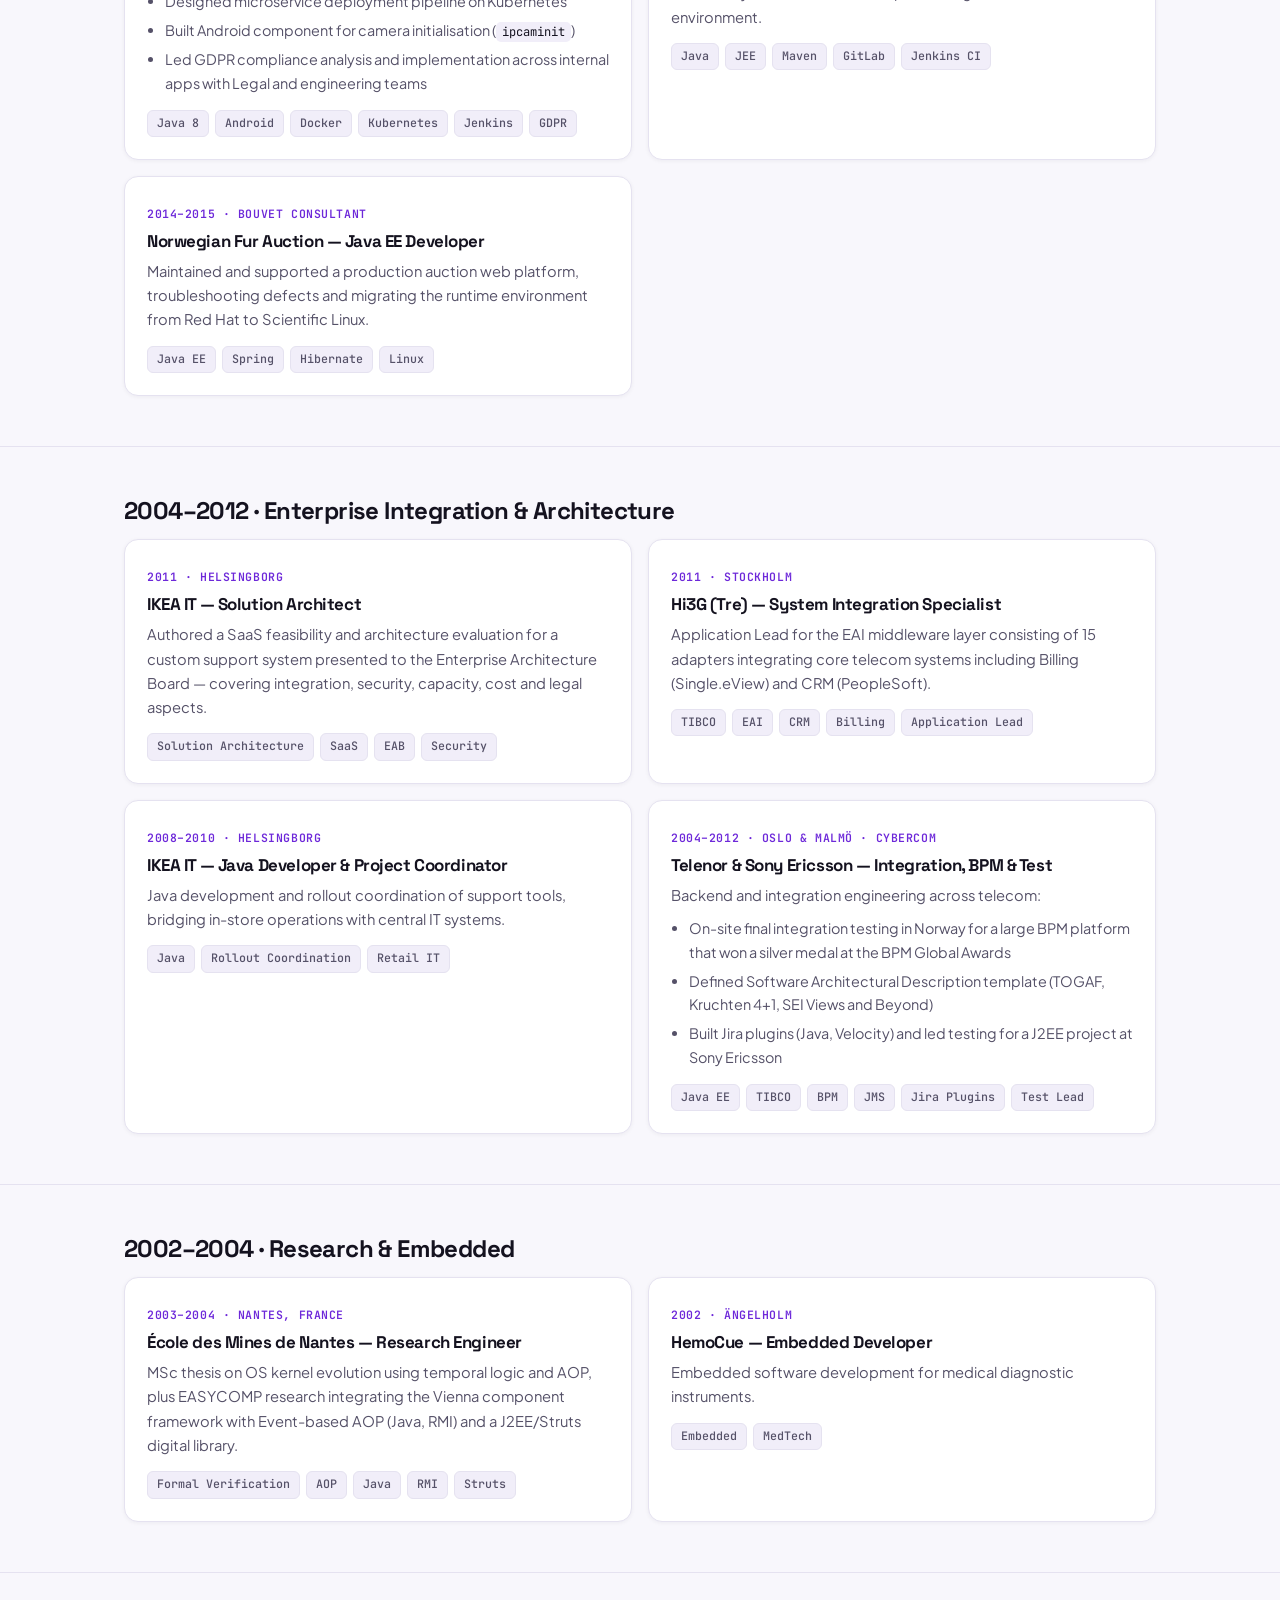
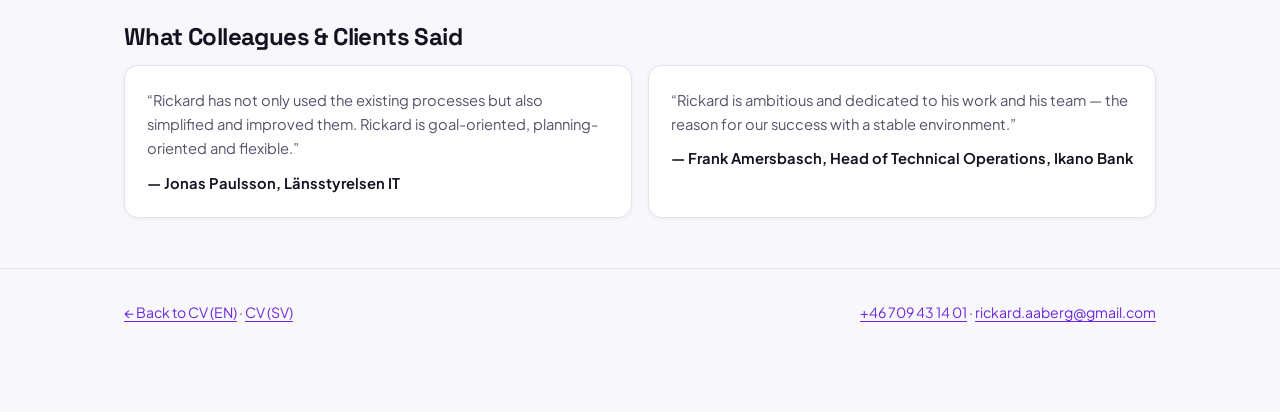
<file: assignments.html>
<!doctype html>
<html lang="en">
<head>
<meta charset="utf-8">
<meta name="viewport" content="width=device-width, initial-scale=1">
<title>Selected Assignments — Rickard Åberg</title>
<meta name="description" content="Selected consulting, engineering, integration and architecture assignments by Rickard Åberg (2002–2026).">
<link rel="stylesheet" href="style.css">
<script src="site-theme.js"></script>
<script src="theme.js"></script>
</head>
<body>
<header>
  <div class="wrap">
    <a class="brand" href="index.html"><span class="brand-dot" aria-hidden="true"></span>Rickard Åberg</a>
    <nav aria-label="Primary navigation">
      <a href="index.html">CV (EN)</a>
      <a href="sv.html" lang="sv">CV (SV)</a>
      <a href="assignments.html" aria-current="page">Assignments</a>
      <a href="ai-engineering.html">AI engineering</a>
      <a href="code-standards.html">Code standards</a>
      <button id="theme-toggle" class="theme-toggle" type="button">☾ Dark</button>
    </nav>
  </div>
</header>

<main>
  <section class="hero">
    <div class="wrap">
      <div class="status-pill"><span class="pulse" aria-hidden="true"></span>2002 – 2026 · Consulting, Product &amp; Open Source</div>
      <h1>Selected Assignments</h1>
      <p class="intro">A closer look at earlier client assignments, open-source contributions and architecture engagements across telecom, banking, retail, aviation, public transit and security.</p>
      <div class="toc">
        <strong>Jump to era</strong>
        <ul>
          <li><a href="#era-recent">2021–2025 · Fullstack, Cloud &amp; Open Source</a></li>
          <li><a href="#era-mid">2014–2018 · Microservices, Java &amp; DevOps</a></li>
          <li><a href="#era-enterprise">2004–2012 · Enterprise Integration &amp; Architecture</a></li>
          <li><a href="#era-early">2002–2004 · Research &amp; Embedded</a></li>
          <li><a href="#testimonials">What Colleagues &amp; Clients Said</a></li>
        </ul>
      </div>
    </div>
  </section>

  <section id="era-recent">
    <div class="wrap">
      <h2>2021–2025 · Fullstack, Cloud &amp; Open Source</h2>
      <div class="cards two">
        <article class="card">
          <span class="eyebrow">2025 · Personal Distributed Systems Prototype</span>
          <h3>Fia Med Knuff — Microservice Board Game</h3>
          <p>Designed and prototyped a microservice-oriented board game architecture exploring messaging patterns, backend logic separation and web UI integration.</p>
          <div class="tags"><span class="tag">Java</span><span class="tag">.NET Core</span><span class="tag">RabbitMQ</span><span class="tag">Microservices</span></div>
        </article>
        <article class="card amber">
          <span class="eyebrow">Spring 2024 · Open Source · Malmö</span>
          <h3><a href="https://github.com/zetkin/app.zetkin.org/" target="_blank" rel="noopener">Zetkin Foundation</a></h3>
          <p>Front-end contributions to an open-source organising platform: reusable UI components, TypeScript logic and Git-based peer review workflow.</p>
          <div class="tags"><span class="tag">React</span><span class="tag">TypeScript</span><span class="tag">Open Source</span></div>
        </article>
        <article class="card">
          <span class="eyebrow">2023 · Open Source Exploration · Malmö</span>
          <h3>OpenTripPlanner (OTP) &amp; Test Automation PoC</h3>
          <p>Local deployment and customisation of OpenTripPlanner for geospatial routing (Java 21 plugin integration and OWASP hardening), plus a Selenium WebDriver (Java) browser test automation PoC.</p>
          <div class="tags"><span class="tag">Java 21</span><span class="tag">Python</span><span class="tag">GraphQL</span><span class="tag">Selenium</span><span class="tag">OWASP</span></div>
        </article>
        <article class="card amber">
          <span class="eyebrow">Dec 2021 – Jun 2022 · Malmö</span>
          <h3>ADBSafegate AB — Fullstack Developer</h3>
          <p>Contributed to airfield ground lighting control UI in a SAFe organisation: Angular feature development, state management and Azure service integration.</p>
          <div class="tags"><span class="tag">Angular</span><span class="tag">TypeScript</span><span class="tag">Azure</span><span class="tag">SAFe</span></div>
        </article>
        <article class="card">
          <span class="eyebrow">2021 · Lund</span>
          <h3>Zaplox AB — Fullstack Developer</h3>
          <p>Fullstack web development for mobile key and hospitality solutions in a cloud environment.</p>
          <div class="tags"><span class="tag">Vue.js</span><span class="tag">Node.js</span><span class="tag">JavaScript</span><span class="tag">AWS</span></div>
        </article>
      </div>
    </div>
  </section>

  <section id="era-mid">
    <div class="wrap">
      <h2>2014–2018 · Microservices, Java &amp; DevOps</h2>
      <div class="cards two">
        <article class="card">
          <span class="eyebrow">2017–2018 · Malmö</span>
          <h3>Verisure Innovation — Senior Fullstack Developer</h3>
          <p>Fullstack engineering for internal systems and installer tools:</p>
          <ul>
            <li>Designed microservice deployment pipeline on Kubernetes</li>
            <li>Built Android component for camera initialisation (<code>ipcaminit</code>)</li>
            <li>Led GDPR compliance analysis and implementation across internal apps with Legal and engineering teams</li>
          </ul>
          <div class="tags"><span class="tag">Java 8</span><span class="tag">Android</span><span class="tag">Docker</span><span class="tag">Kubernetes</span><span class="tag">Jenkins</span><span class="tag">GDPR</span></div>
        </article>
        <article class="card amber">
          <span class="eyebrow">Fall 2016 · Stockholm</span>
          <h3>Stockholm Public Transit (SL) — Java Developer</h3>
          <p>Improved configuration management workflows and maintained Java/JEE systems for sick-travel processing in a GitLab and CI environment.</p>
          <div class="tags"><span class="tag">Java</span><span class="tag">JEE</span><span class="tag">Maven</span><span class="tag">GitLab</span><span class="tag">Jenkins CI</span></div>
        </article>
        <article class="card">
          <span class="eyebrow">2014–2015 · Bouvet Consultant</span>
          <h3>Norwegian Fur Auction — Java EE Developer</h3>
          <p>Maintained and supported a production auction web platform, troubleshooting defects and migrating the runtime environment from Red Hat to Scientific Linux.</p>
          <div class="tags"><span class="tag">Java EE</span><span class="tag">Spring</span><span class="tag">Hibernate</span><span class="tag">Linux</span></div>
        </article>
      </div>
    </div>
  </section>

  <section id="era-enterprise">
    <div class="wrap">
      <h2>2004–2012 · Enterprise Integration &amp; Architecture</h2>
      <div class="cards two">
        <article class="card">
          <span class="eyebrow">2011 · Helsingborg</span>
          <h3>IKEA IT — Solution Architect</h3>
          <p>Authored a SaaS feasibility and architecture evaluation for a custom support system presented to the Enterprise Architecture Board — covering integration, security, capacity, cost and legal aspects.</p>
          <div class="tags"><span class="tag">Solution Architecture</span><span class="tag">SaaS</span><span class="tag">EAB</span><span class="tag">Security</span></div>
        </article>
        <article class="card amber">
          <span class="eyebrow">2011 · Stockholm</span>
          <h3>Hi3G (Tre) — System Integration Specialist</h3>
          <p>Application Lead for the EAI middleware layer consisting of 15 adapters integrating core telecom systems including Billing (Single.eView) and CRM (PeopleSoft).</p>
          <div class="tags"><span class="tag">TIBCO</span><span class="tag">EAI</span><span class="tag">CRM</span><span class="tag">Billing</span><span class="tag">Application Lead</span></div>
        </article>
        <article class="card">
          <span class="eyebrow">2008–2010 · Helsingborg</span>
          <h3>IKEA IT — Java Developer &amp; Project Coordinator</h3>
          <p>Java development and rollout coordination of support tools, bridging in-store operations with central IT systems.</p>
          <div class="tags"><span class="tag">Java</span><span class="tag">Rollout Coordination</span><span class="tag">Retail IT</span></div>
        </article>
        <article class="card amber">
          <span class="eyebrow">2004–2012 · Oslo &amp; Malmö · Cybercom</span>
          <h3>Telenor &amp; Sony Ericsson — Integration, BPM &amp; Test</h3>
          <p>Backend and integration engineering across telecom:</p>
          <ul>
            <li>On-site final integration testing in Norway for a large BPM platform that won a silver medal at the BPM Global Awards</li>
            <li>Defined Software Architectural Description template (TOGAF, Kruchten 4+1, SEI Views and Beyond)</li>
            <li>Built Jira plugins (Java, Velocity) and led testing for a J2EE project at Sony Ericsson</li>
          </ul>
          <div class="tags"><span class="tag">Java EE</span><span class="tag">TIBCO</span><span class="tag">BPM</span><span class="tag">JMS</span><span class="tag">Jira Plugins</span><span class="tag">Test Lead</span></div>
        </article>
      </div>
    </div>
  </section>

  <section id="era-early">
    <div class="wrap">
      <h2>2002–2004 · Research &amp; Embedded</h2>
      <div class="cards two">
        <article class="card">
          <span class="eyebrow">2003–2004 · Nantes, France</span>
          <h3>École des Mines de Nantes — Research Engineer</h3>
          <p>MSc thesis on OS kernel evolution using temporal logic and AOP, plus EASYCOMP research integrating the Vienna component framework with Event-based AOP (Java, RMI) and a J2EE/Struts digital library.</p>
          <div class="tags"><span class="tag">Formal Verification</span><span class="tag">AOP</span><span class="tag">Java</span><span class="tag">RMI</span><span class="tag">Struts</span></div>
        </article>
        <article class="card amber">
          <span class="eyebrow">2002 · Ängelholm</span>
          <h3>HemoCue — Embedded Developer</h3>
          <p>Embedded software development for medical diagnostic instruments.</p>
          <div class="tags"><span class="tag">Embedded</span><span class="tag">MedTech</span></div>
        </article>
      </div>
    </div>
  </section>

  <section id="testimonials">
    <div class="wrap">
      <h2>What Colleagues &amp; Clients Said</h2>
      <div class="cards two">
        <article class="card">
          <p>“Rickard has not only used the existing processes but also simplified and improved them. Rickard is goal-oriented, planning-oriented and flexible.”</p>
          <p style="margin-top:10px;font-weight:650;color:var(--fg)">— Jonas Paulsson, Länsstyrelsen IT</p>
        </article>
        <article class="card amber">
          <p>“Rickard is ambitious and dedicated to his work and his team — the reason for our success with a stable environment.”</p>
          <p style="margin-top:10px;font-weight:650;color:var(--fg)">— Frank Amersbasch, Head of Technical Operations, Ikano Bank</p>
        </article>
      </div>
    </div>
  </section>
</main>

<footer>
  <div class="wrap">
    <span><a href="index.html">← Back to CV (EN)</a> · <a href="sv.html" lang="sv">CV (SV)</a></span>
    <span><a href="tel:+46709431401">+46 709 43 14 01</a> · <a href="mailto:rickard.aaberg@gmail.com">rickard.aaberg@gmail.com</a></span>
  </div>
</footer>
</body>
</html>
</file>
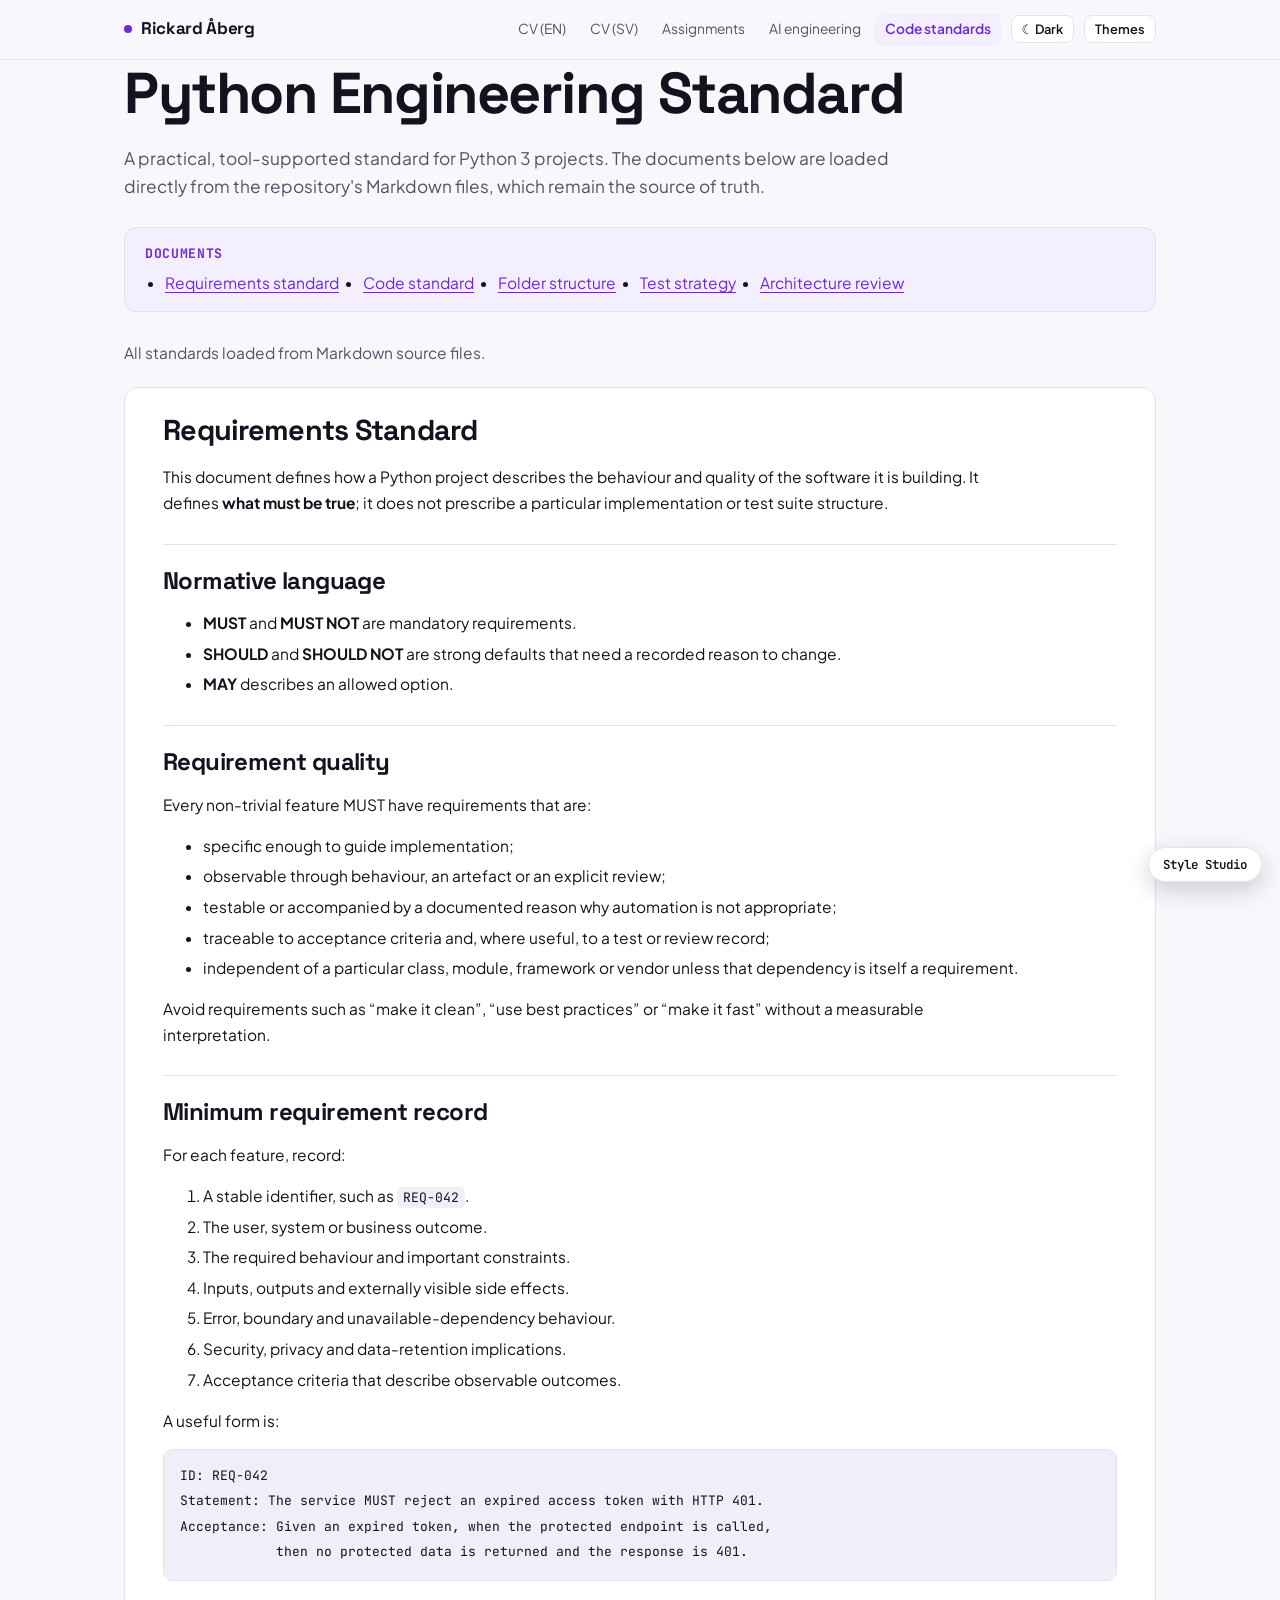
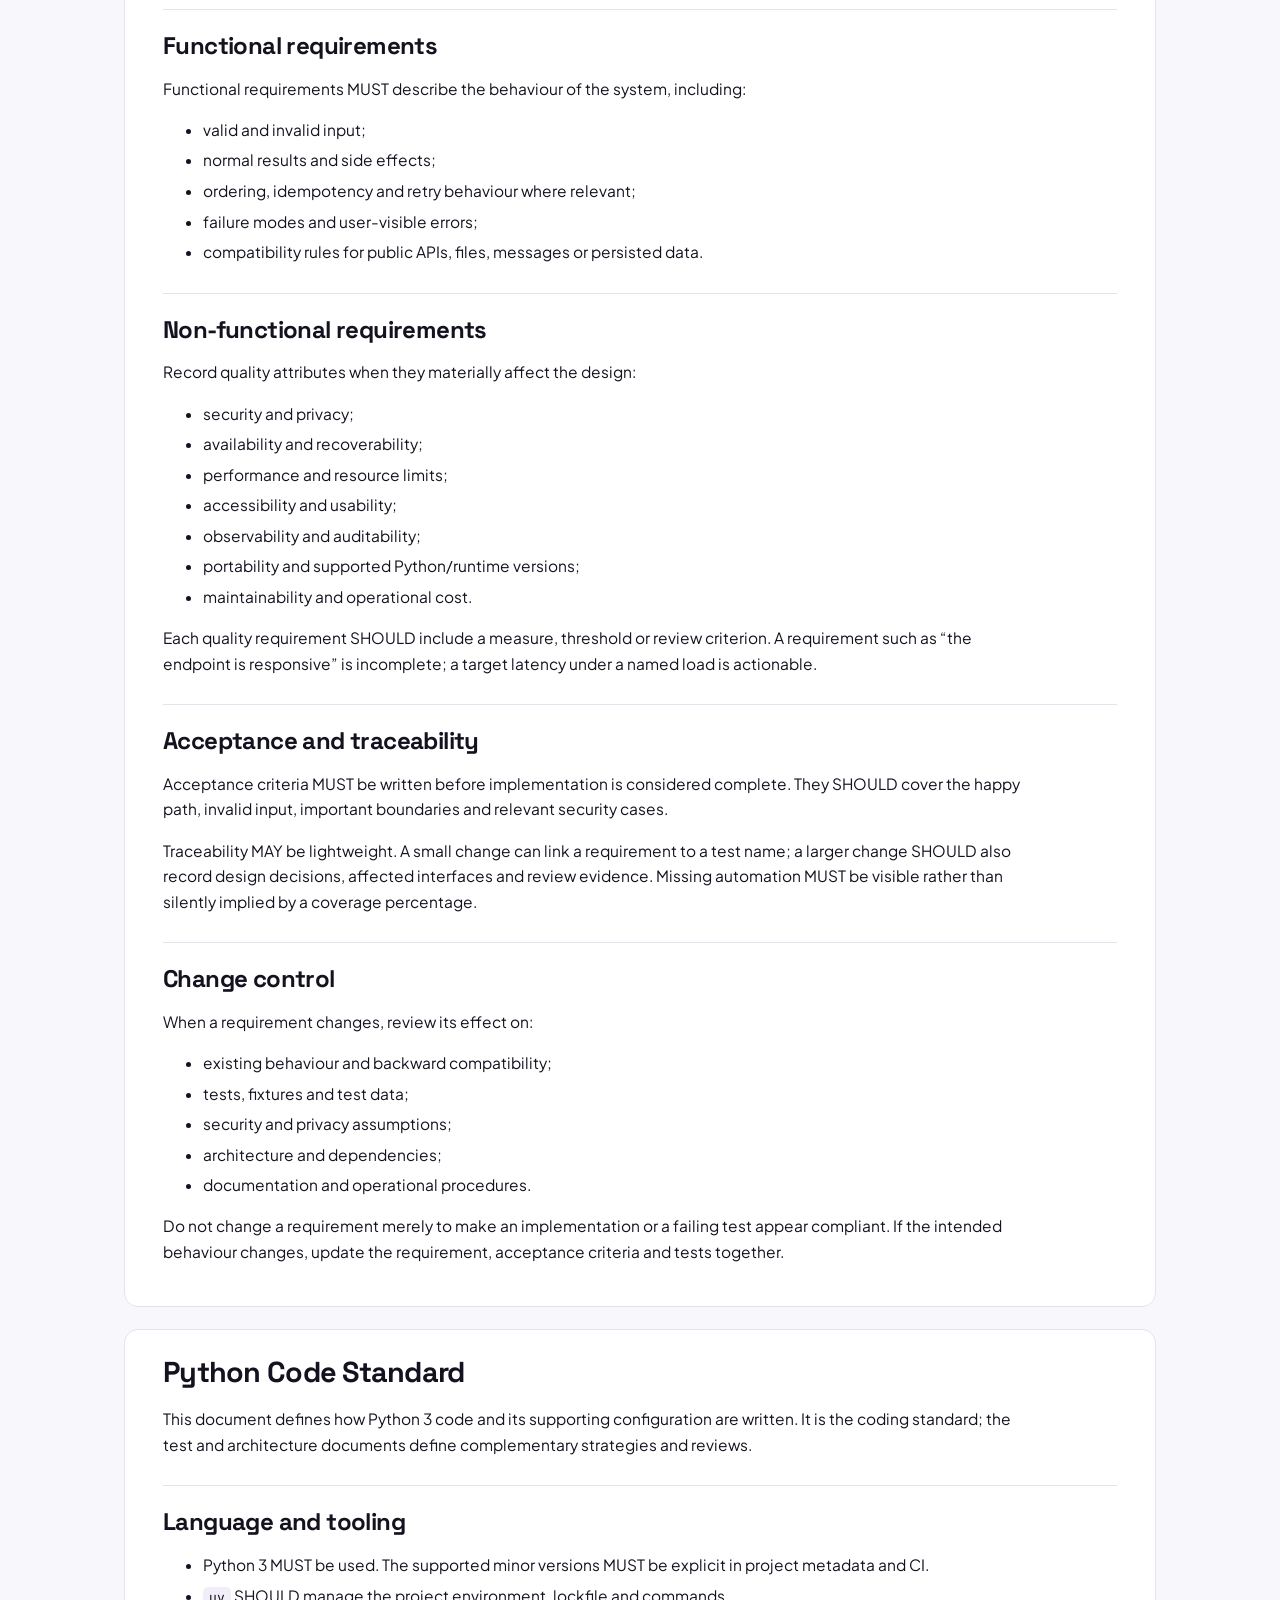
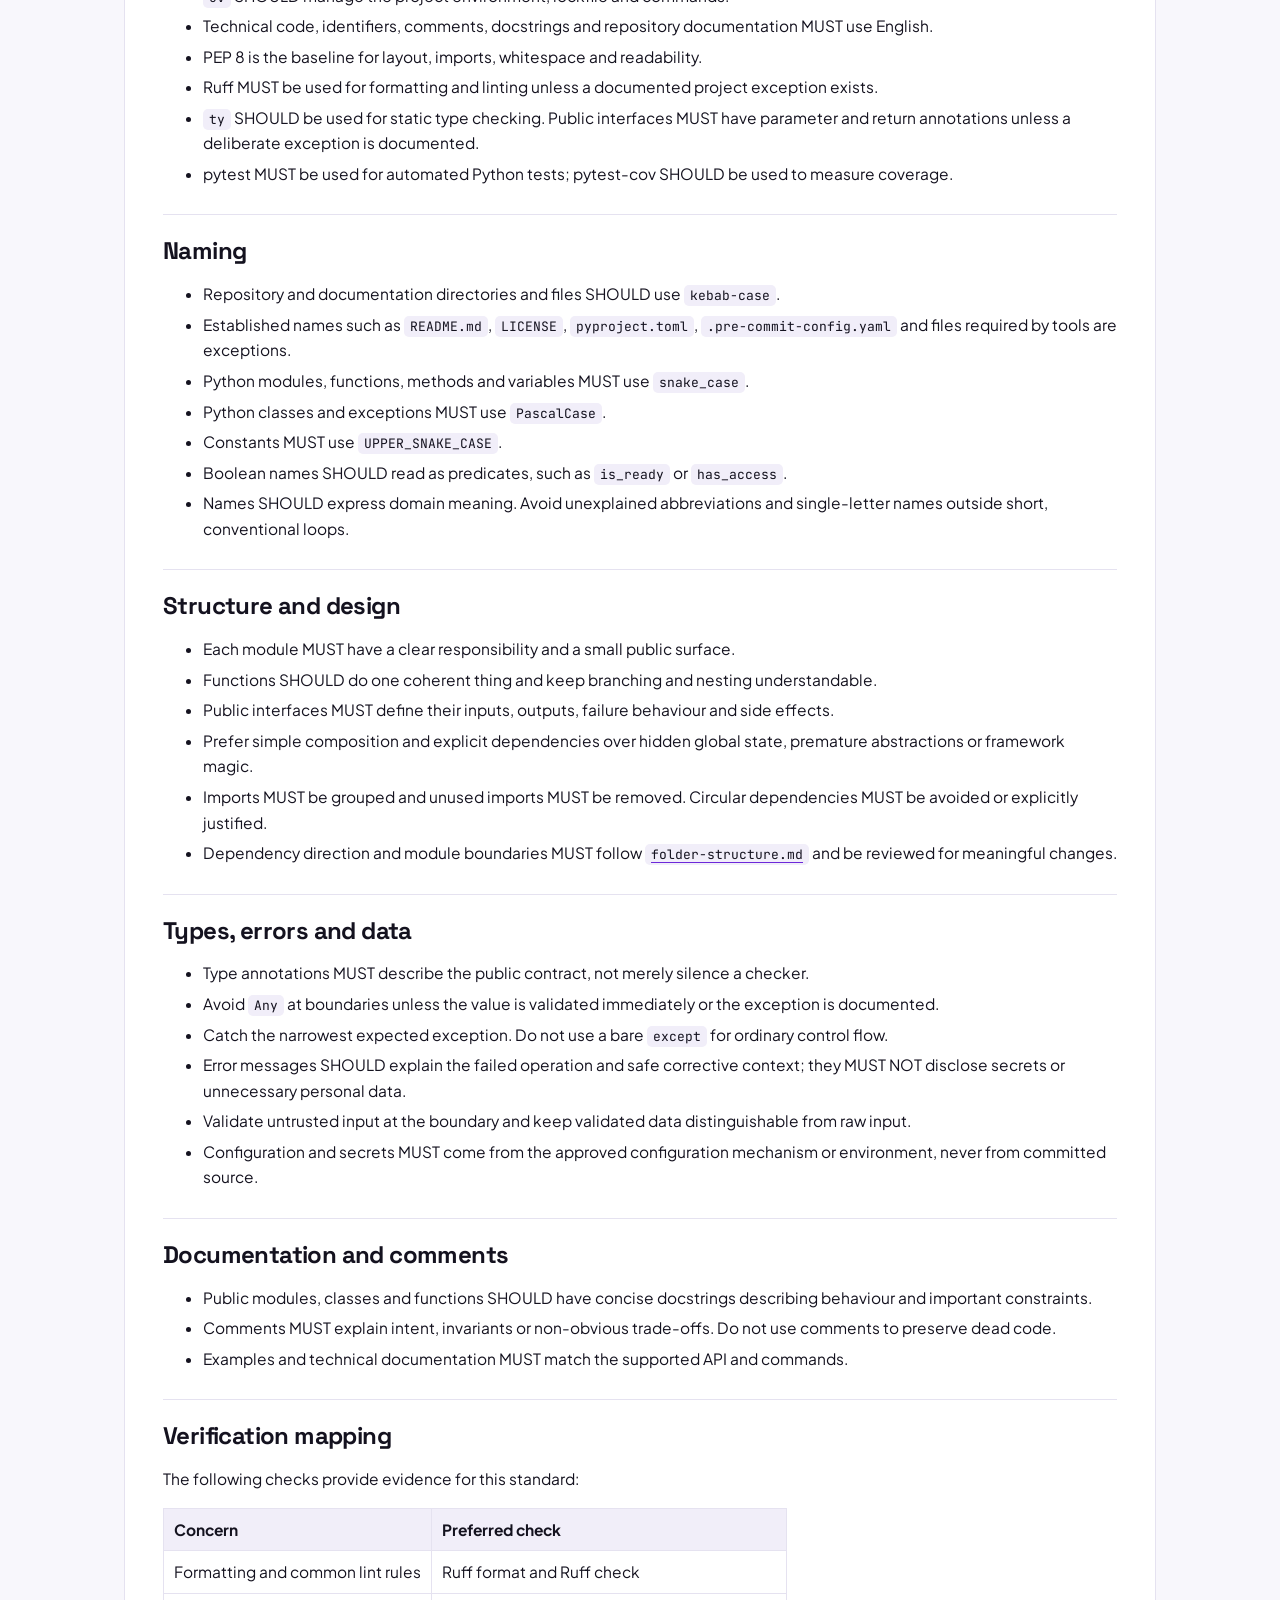
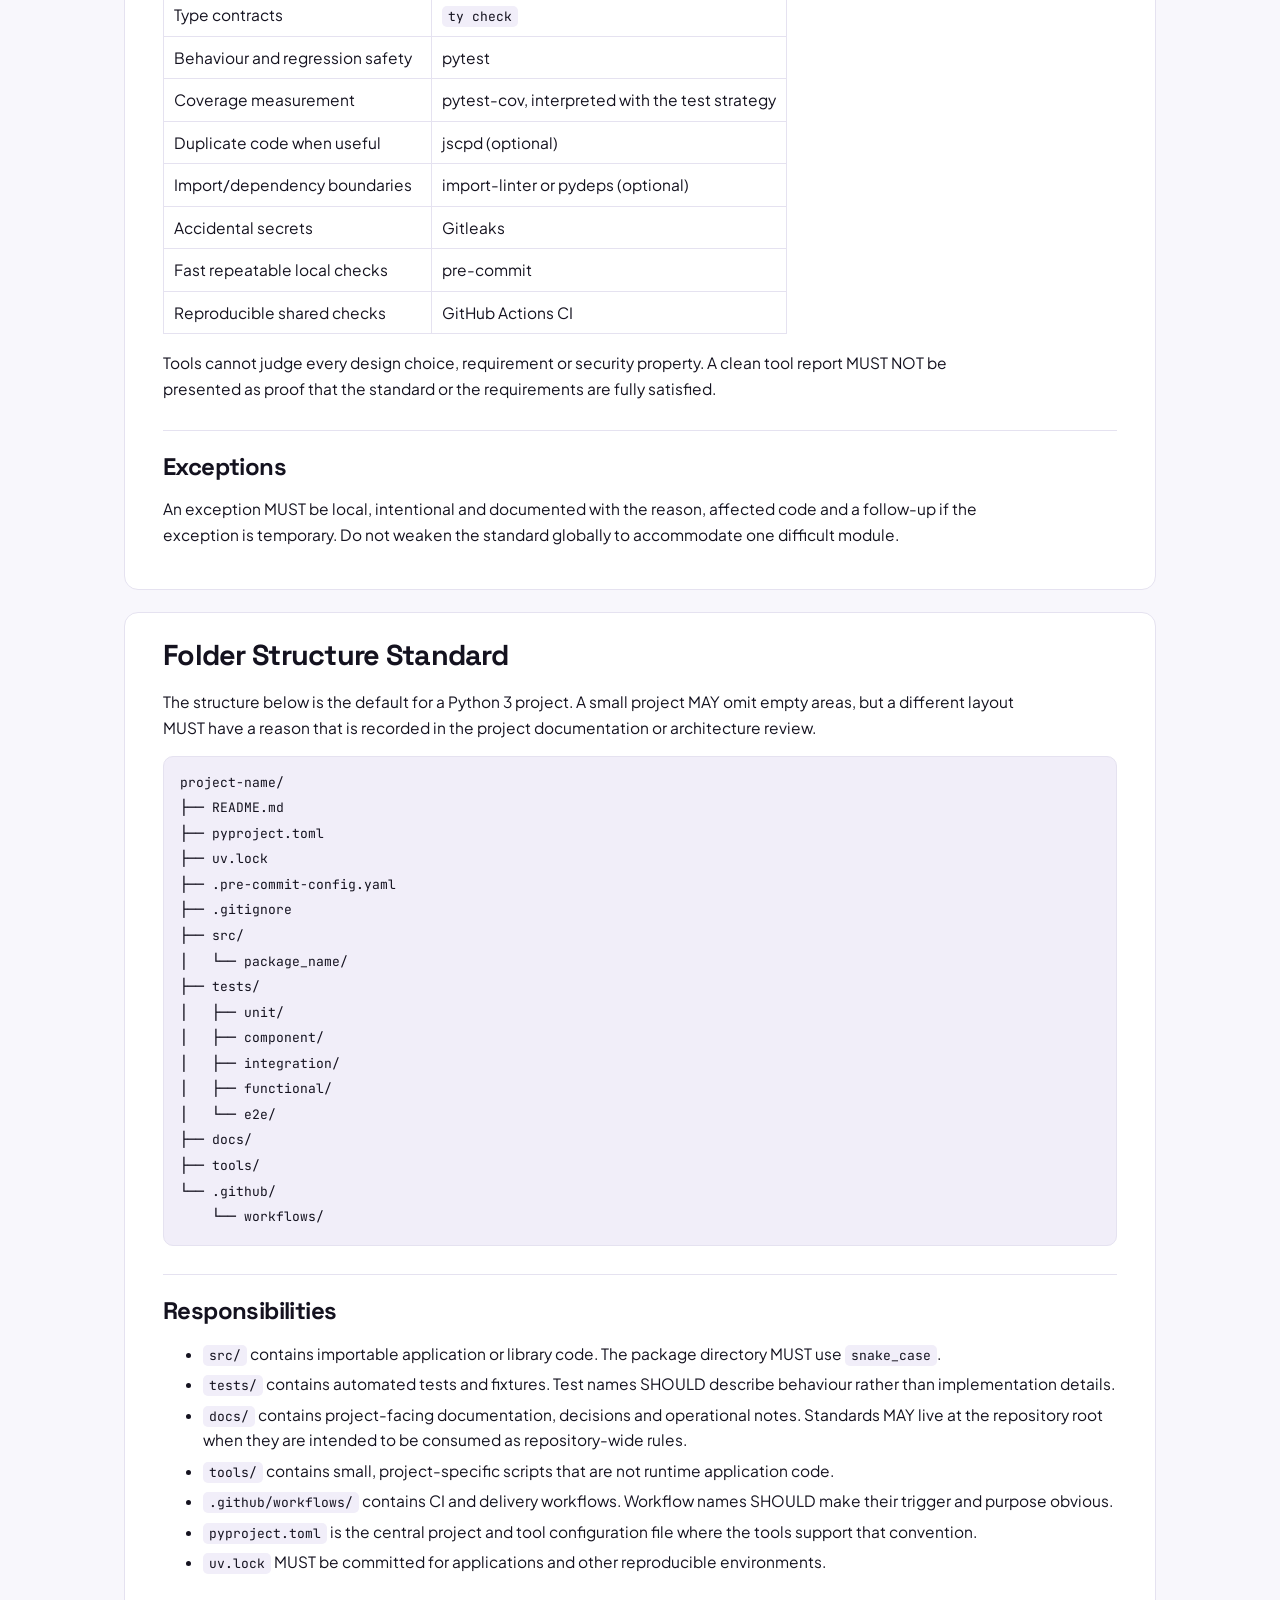
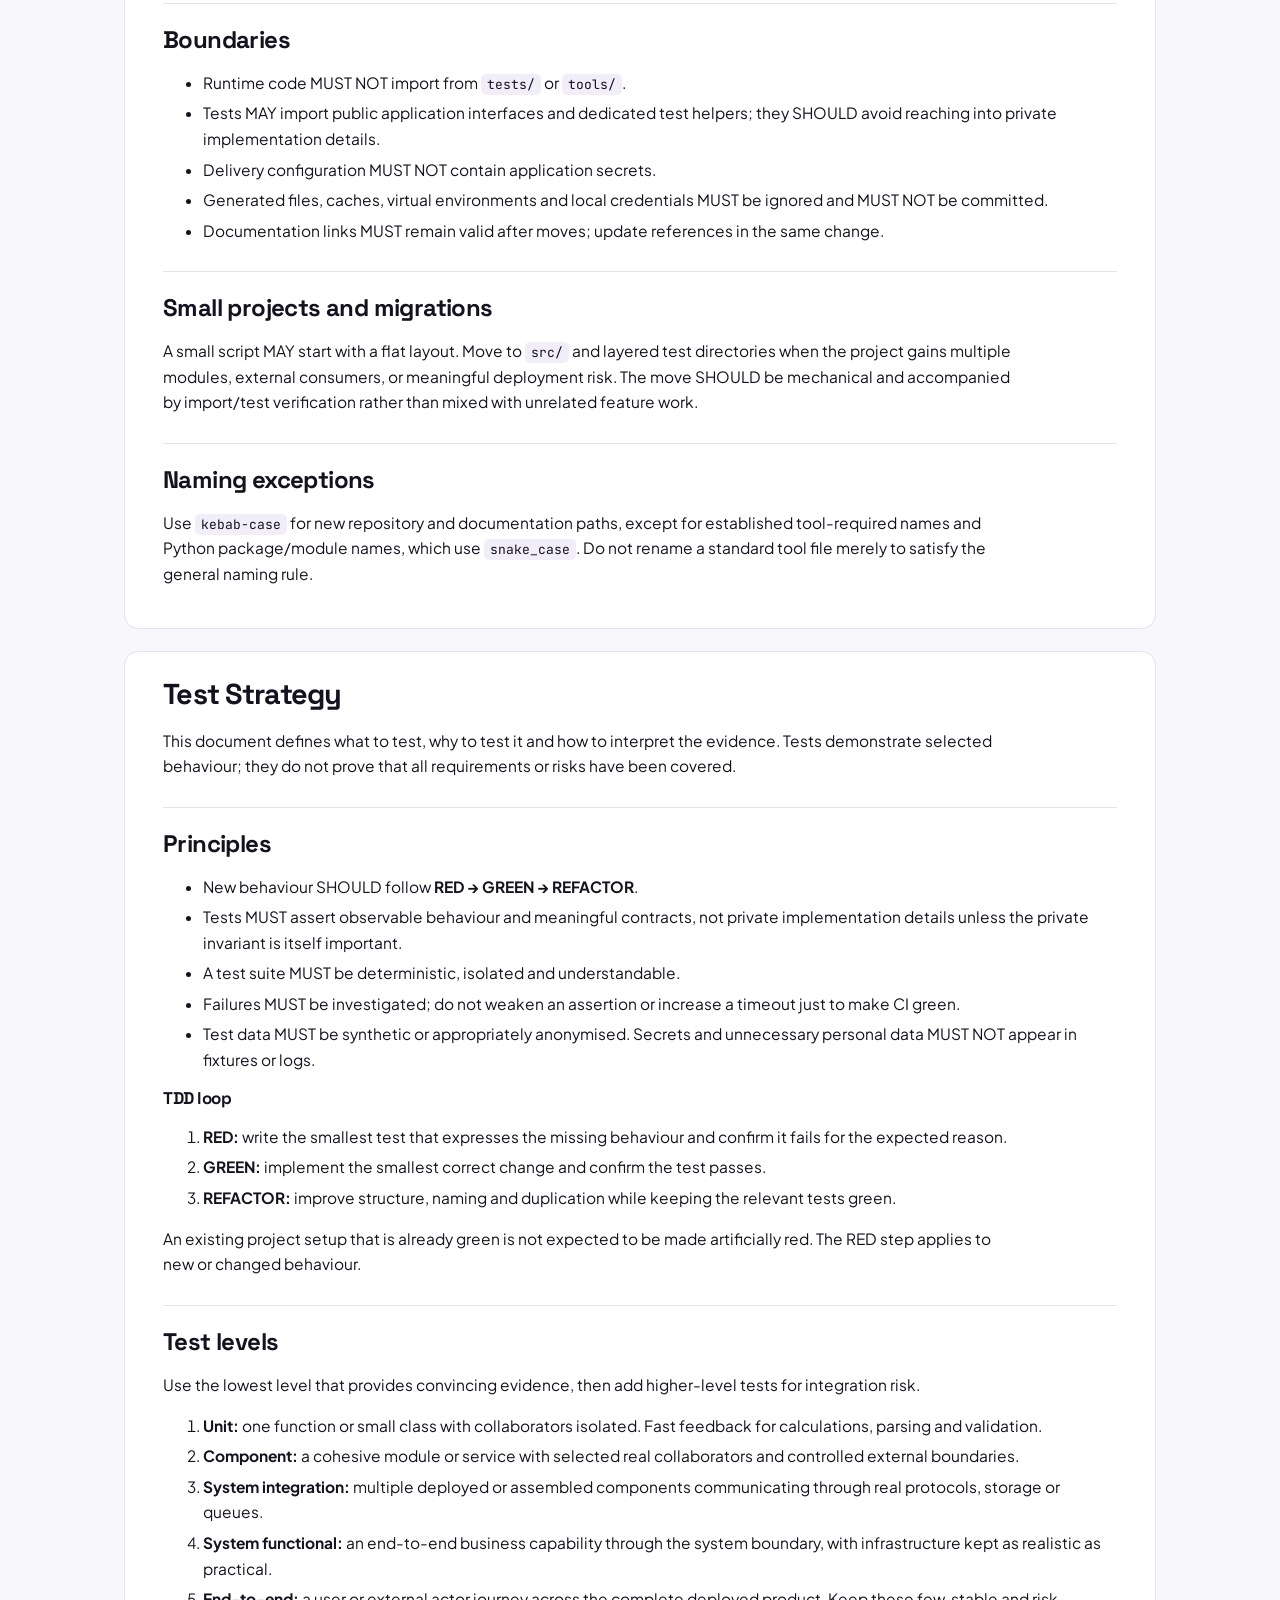
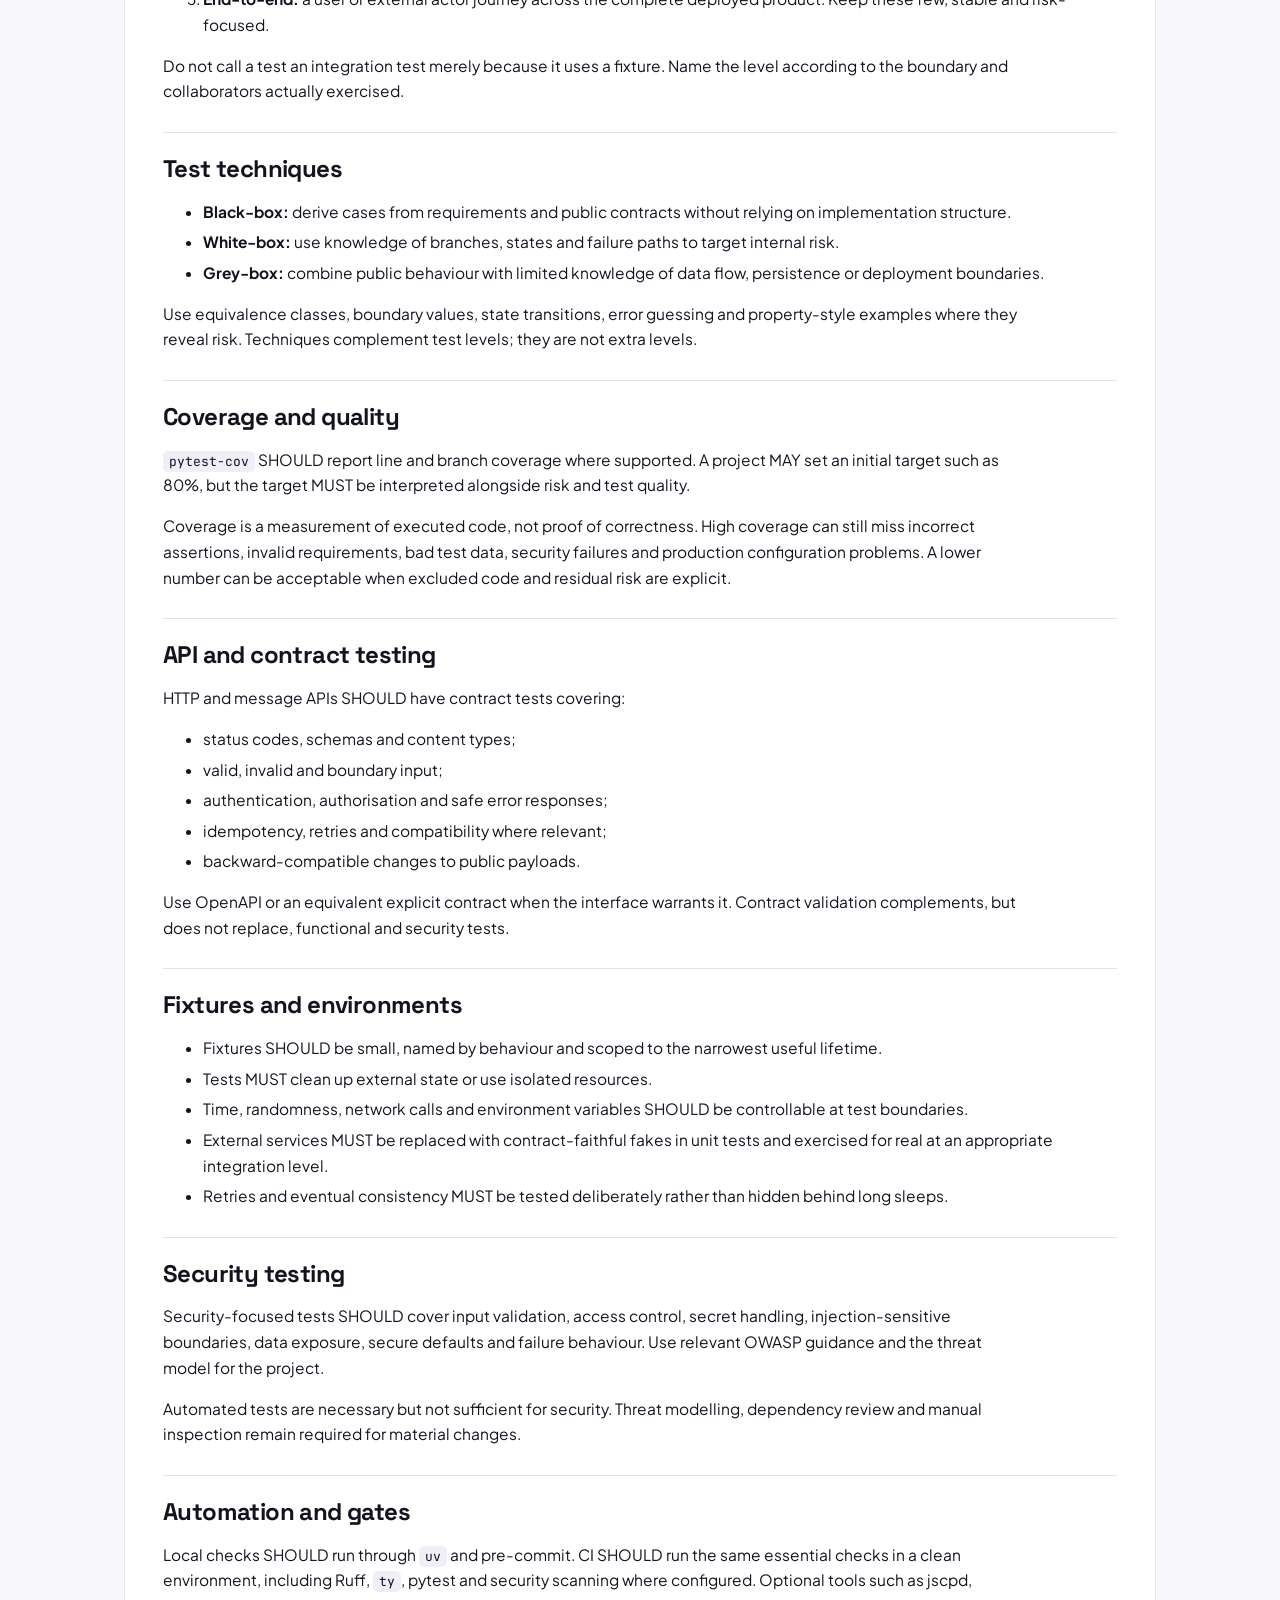
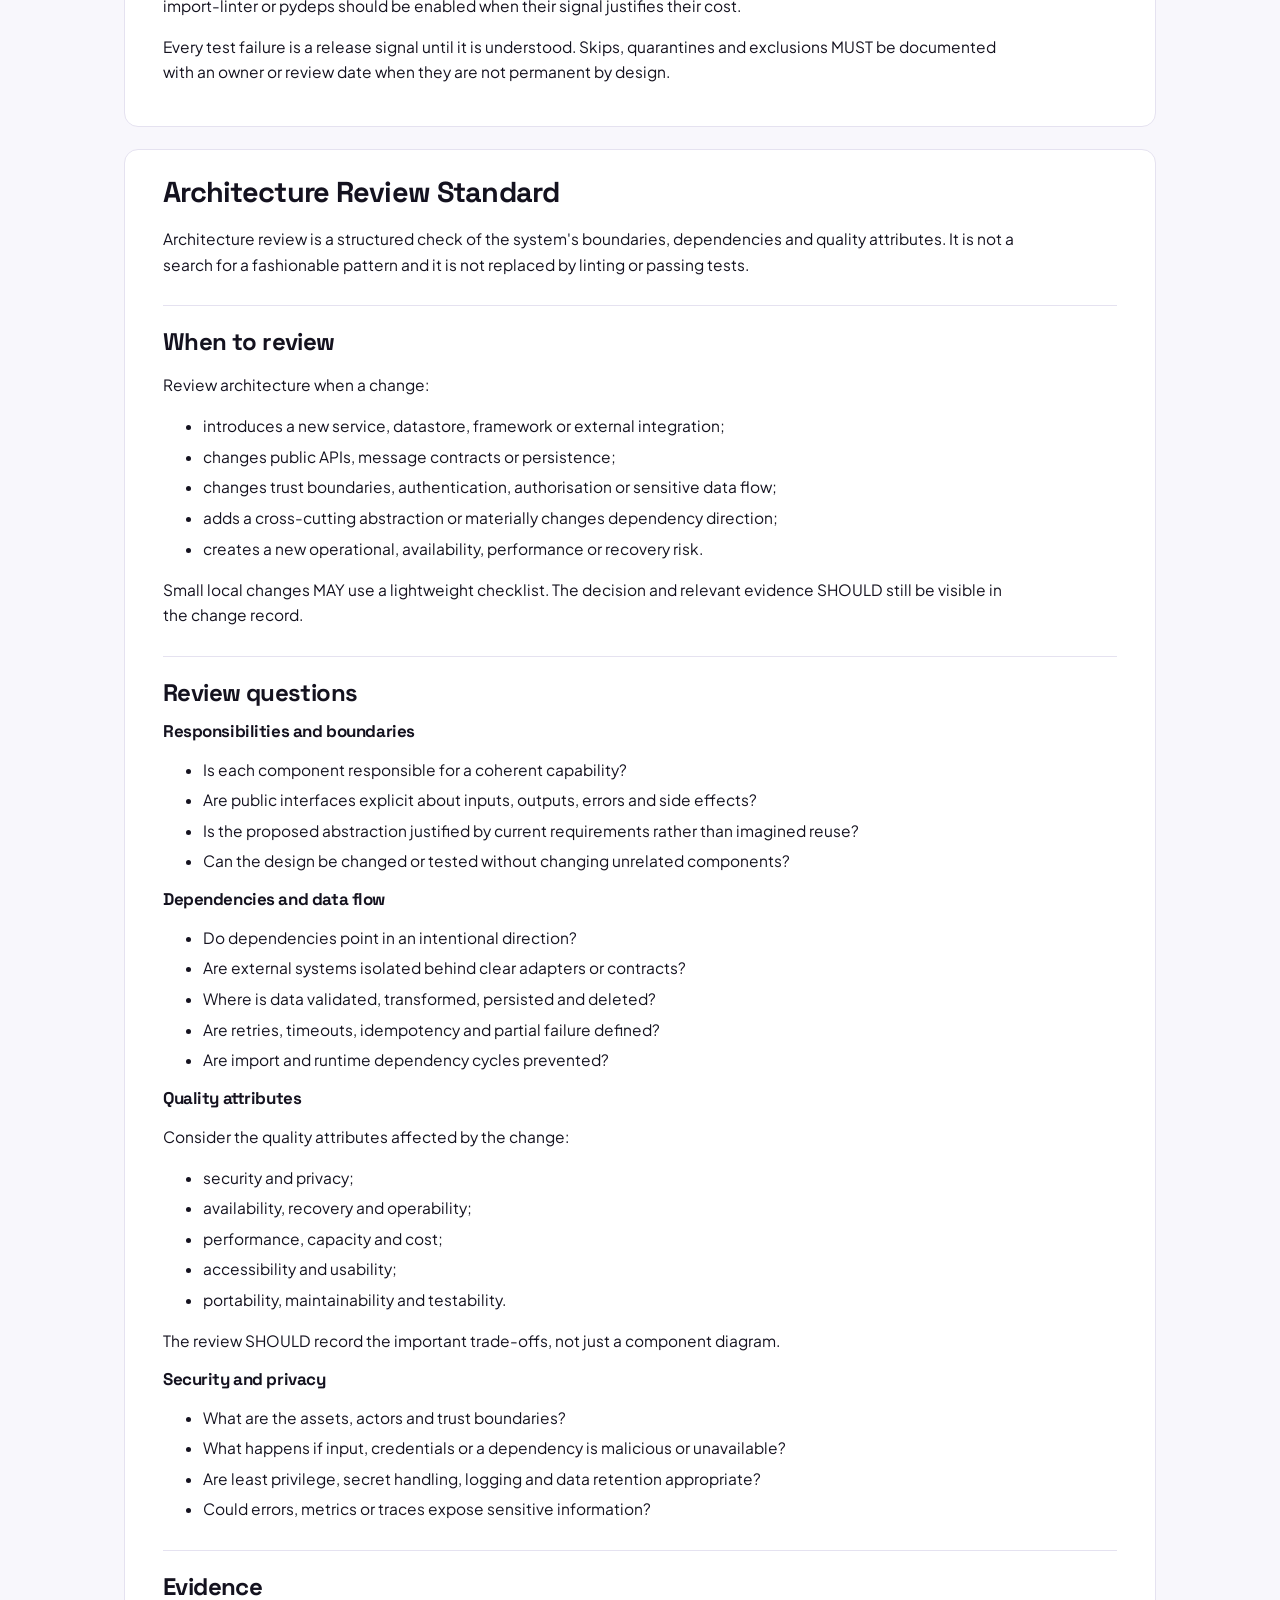
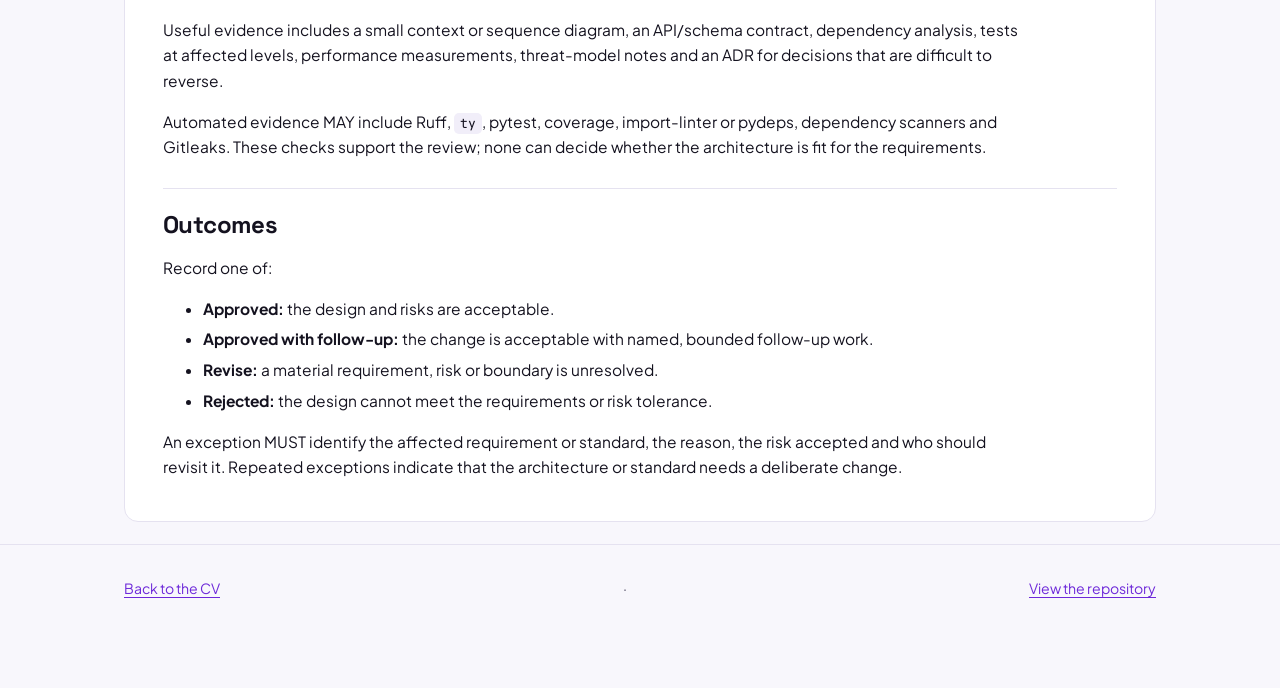
<file: code-standards.html>
<!doctype html>
<html lang="en">
<head>
<meta charset="utf-8">
<meta name="viewport" content="width=device-width, initial-scale=1">
<title>Code Standards — Rickard Åberg</title>
<meta name="description" content="Python engineering standards for requirements, code, structure, testing and architecture review.">
<link rel="stylesheet" href="style.css">
<script src="site-theme.js"></script>
<script src="theme.js"></script>
</head>
<body>
<header>
  <div class="wrap">
    <a class="brand" href="index.html"><span class="brand-dot" aria-hidden="true"></span>Rickard Åberg</a>
    <nav aria-label="Primary navigation">
      <a href="index.html">CV (EN)</a>
      <a href="sv.html" lang="sv">CV (SV)</a>
      <a href="assignments.html">Assignments</a>
      <a href="ai-engineering.html">AI engineering</a>
      <a href="code-standards.html" aria-current="page">Code standards</a>
      <button id="theme-toggle" class="theme-toggle" type="button">☀ Light</button>
    </nav>
  </div>
</header>

<main class="wrap">
  <h1>Python Engineering Standard</h1>
  <p class="intro">A practical, tool-supported standard for Python 3 projects. The documents below are loaded directly from the repository's Markdown files, which remain the source of truth.</p>
  <div class="toc">
    <strong>Documents</strong>
    <ul>
      <li><a href="#requirements-standard">Requirements standard</a></li>
      <li><a href="#code-standard">Code standard</a></li>
      <li><a href="#folder-structure">Folder structure</a></li>
      <li><a href="#test-strategy">Test strategy</a></li>
      <li><a href="#architecture-review">Architecture review</a></li>
    </ul>
  </div>
  <p id="status" class="status" role="status">Loading the Markdown documents…</p>
  <div id="documents"></div>
  <noscript>
    <p class="error">JavaScript is required to render the Markdown documents here. You can read the source files directly: <a href="README.md">README</a>, <a href="requirements-standard.md">requirements</a>, <a href="code-standard.md">code</a>, <a href="folder-structure.md">folder structure</a>, <a href="test-strategy.md">test strategy</a> and <a href="architecture-review.md">architecture review</a>.</p>
  </noscript>
</main>

<footer>
  <div class="wrap">
    <a href="index.html">Back to the CV</a> · <a href="https://github.com/kizouker/public-cv" target="_blank" rel="noopener">View the repository</a>
  </div>
</footer>

<script>
  const documents = [
    ["requirements-standard", "requirements-standard.md"],
    ["code-standard", "code-standard.md"],
    ["folder-structure", "folder-structure.md"],
    ["test-strategy", "test-strategy.md"],
    ["architecture-review", "architecture-review.md"]
  ];

  const escapeHtml = (value) => value.replace(/[&<>"']/g, (character) => ({
    "&": "&amp;", "<": "&lt;", ">": "&gt;", '"': "&quot;", "'": "&#39;"
  })[character]);

  const inlineMarkdown = (value) => escapeHtml(value)
    .replace(/`([^`]+)`/g, "<code>$1</code>")
    .replace(/\*\*([^*]+)\*\*/g, "<strong>$1</strong>")
    .replace(/\[([^\]]+)\]\(([^)]+)\)/g, '<a href="$2">$1</a>');

  const slug = (value) => value.toLowerCase().replace(/[^a-z0-9]+/g, "-").replace(/^-|-$/g, "");

  function renderMarkdown(markdown) {
    const lines = markdown.replace(/\r\n/g, "\n").split("\n");
    const output = [];
    let index = 0;
    while (index < lines.length) {
      const line = lines[index];
      if (!line.trim()) { index += 1; continue; }
      if (line.startsWith("```")) {
        const language = line.slice(3).trim();
        const code = [];
        index += 1;
        while (index < lines.length && !lines[index].startsWith("```")) code.push(lines[index++]);
        index += 1;
        output.push(`<pre><code class="language-${escapeHtml(language)}">${escapeHtml(code.join("\n"))}</code></pre>`);
        continue;
      }
      if (/^\|.*\|$/.test(line) && index + 1 < lines.length && /^\|?\s*:?-{3,}/.test(lines[index + 1])) {
        const rows = [];
        const cells = (row) => row.trim().replace(/^\|/, "").replace(/\|$/, "").split("|").map((cell) => cell.trim());
        rows.push(cells(line)); index += 2;
        while (index < lines.length && /^\|.*\|$/.test(lines[index])) rows.push(cells(lines[index++]));
        output.push(`<table><thead><tr>${rows[0].map((cell) => `<th>${inlineMarkdown(cell)}</th>`).join("")}</tr></thead><tbody>${rows.slice(1).map((row) => `<tr>${row.map((cell) => `<td>${inlineMarkdown(cell)}</td>`).join("")}</tr>`).join("")}</tbody></table>`);
        continue;
      }
      const heading = line.match(/^(#{1,4})\s+(.+)$/);
      if (heading) {
        const level = heading[1].length;
        const text = heading[2];
        output.push(`<h${level} id="${slug(text)}">${inlineMarkdown(text)}</h${level}>`);
        index += 1;
        continue;
      }
      if (/^[-*]\s+/.test(line) || /^\d+\.\s+/.test(line)) {
        const ordered = /^\d+\.\s+/.test(line);
        const items = [];
        while (index < lines.length && (ordered ? /^\d+\.\s+/.test(lines[index]) : /^[-*]\s+/.test(lines[index]))) {
          items.push(lines[index++].replace(ordered ? /^\d+\.\s+/ : /^[-*]\s+/, ""));
        }
        output.push(`<${ordered ? "ol" : "ul"}>${items.map((item) => `<li>${inlineMarkdown(item)}</li>`).join("")}</${ordered ? "ol" : "ul"}>`);
        continue;
      }
      const paragraph = [line];
      index += 1;
      while (index < lines.length && lines[index].trim() && !/^#{1,4}\s+/.test(lines[index]) && !/^```/.test(lines[index]) && !/^[-*]\s+/.test(lines[index]) && !/^\d+\.\s+/.test(lines[index]) && !/^\|.*\|$/.test(lines[index])) paragraph.push(lines[index++]);
      output.push(`<p>${inlineMarkdown(paragraph.join(" "))}</p>`);
    }
    return output.join("\n");
  }

  async function loadDocuments() {
    const container = document.querySelector("#documents");
    const status = document.querySelector("#status");
    const results = await Promise.all(documents.map(async ([id, path]) => {
      const response = await fetch(path);
      if (!response.ok) throw new Error(`${path}: ${response.status}`);
      return [id, await response.text()];
    }));
    container.innerHTML = results.map(([id, markdown]) => `<article class="doc" id="${id}">${renderMarkdown(markdown)}</article>`).join("");
    status.textContent = "All standards loaded from Markdown source files.";
  }

  loadDocuments().catch((error) => {
    document.querySelector("#status").remove();
    const localHint = location.protocol === "file:"
      ? " (Browsers block <code>fetch()</code> on local <code>file://</code> URLs — run <code>python3 -m http.server</code> to preview locally, or view the live GitHub Pages site.)"
      : ` (${escapeHtml(error.message)})`;
    document.querySelector("#documents").innerHTML = `<p class="error">The documents could not be loaded.${localHint} Read the <a href="README.md">Markdown source files</a> directly.</p>`;
  });
</script>
</body>
</html>
</file>
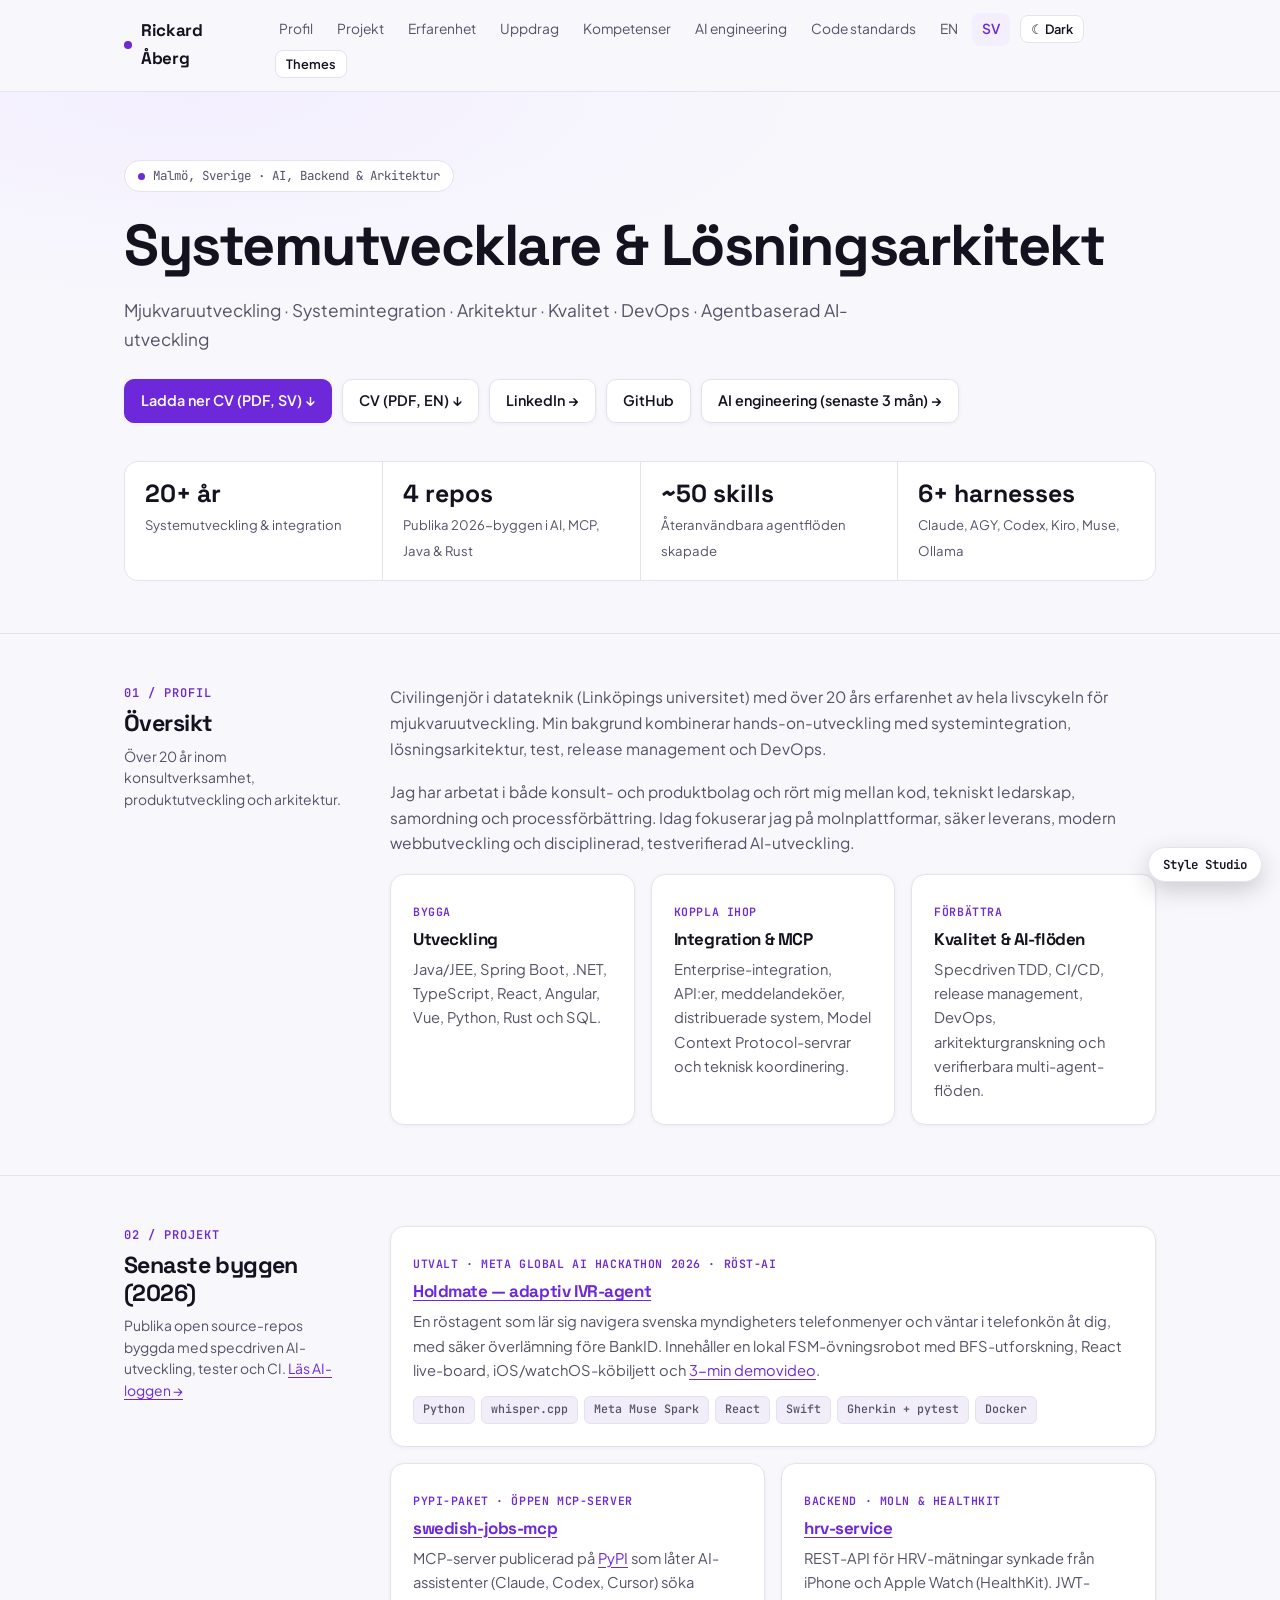
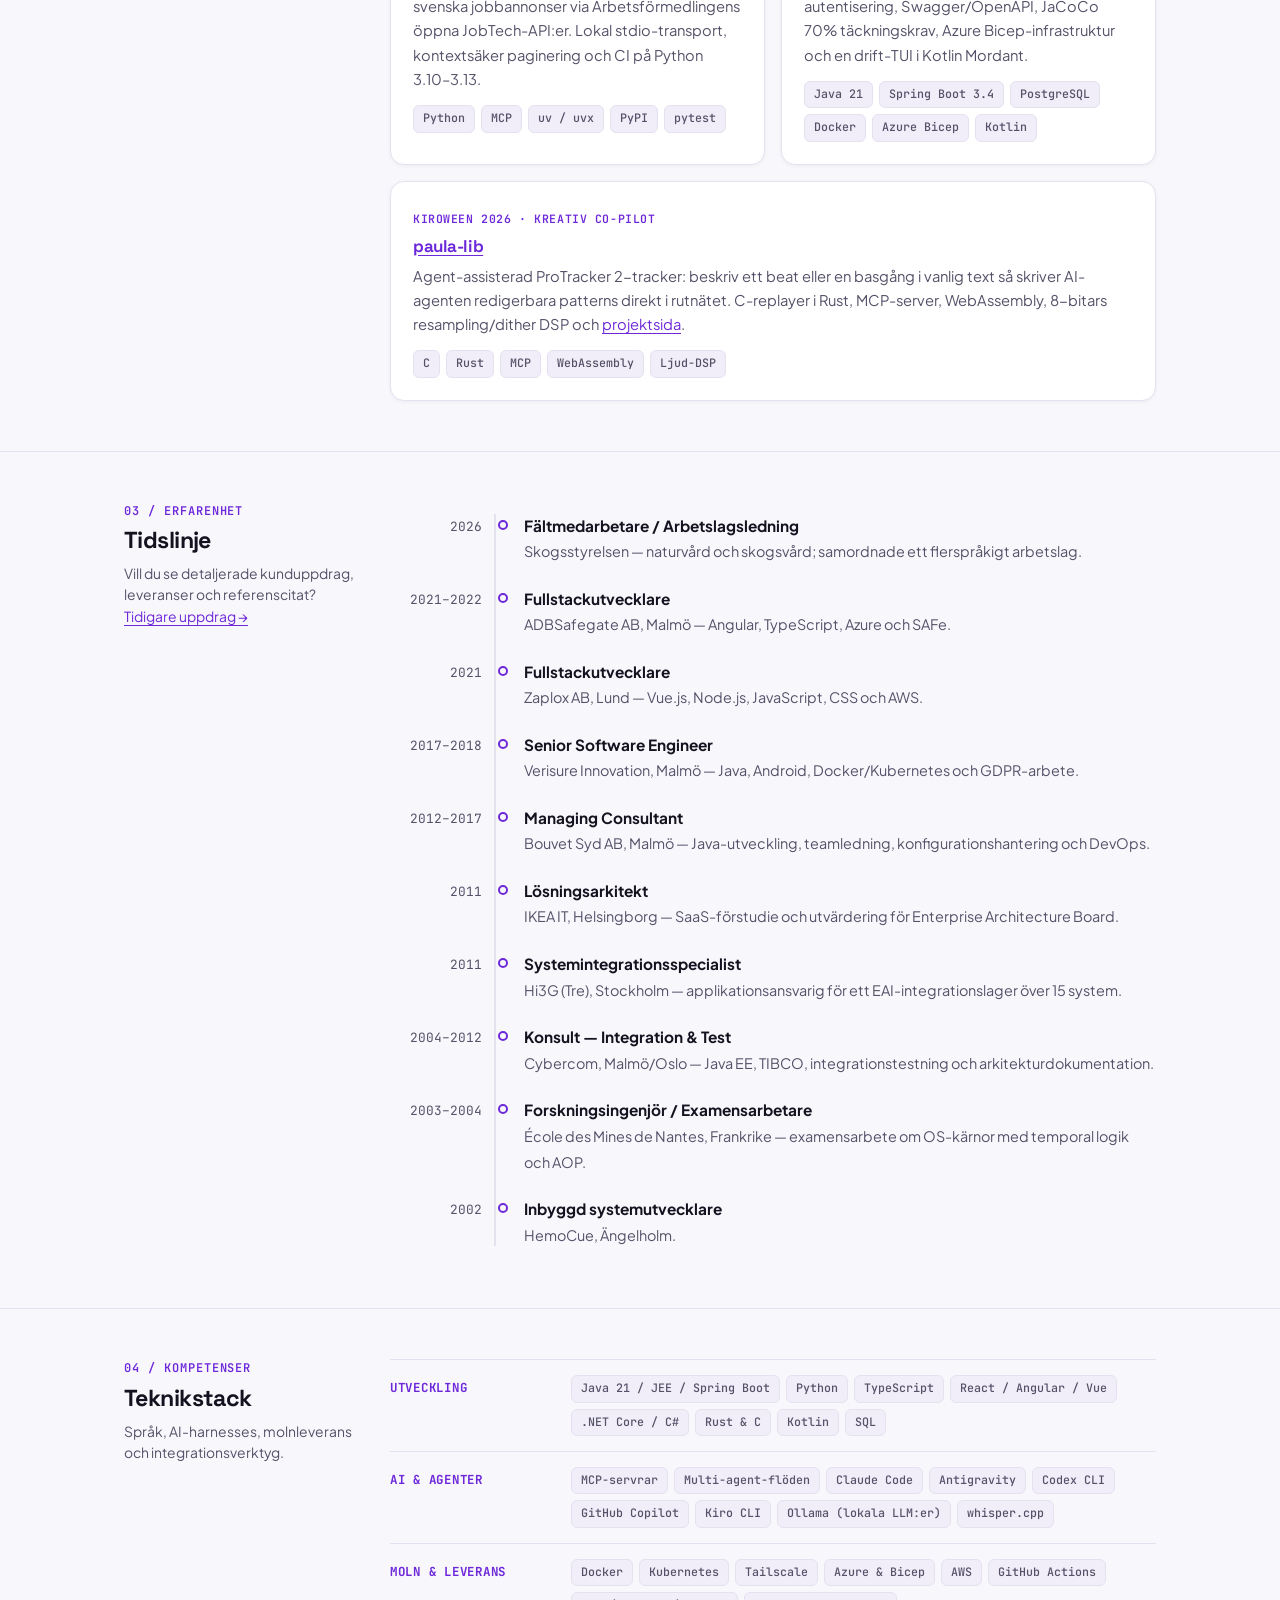
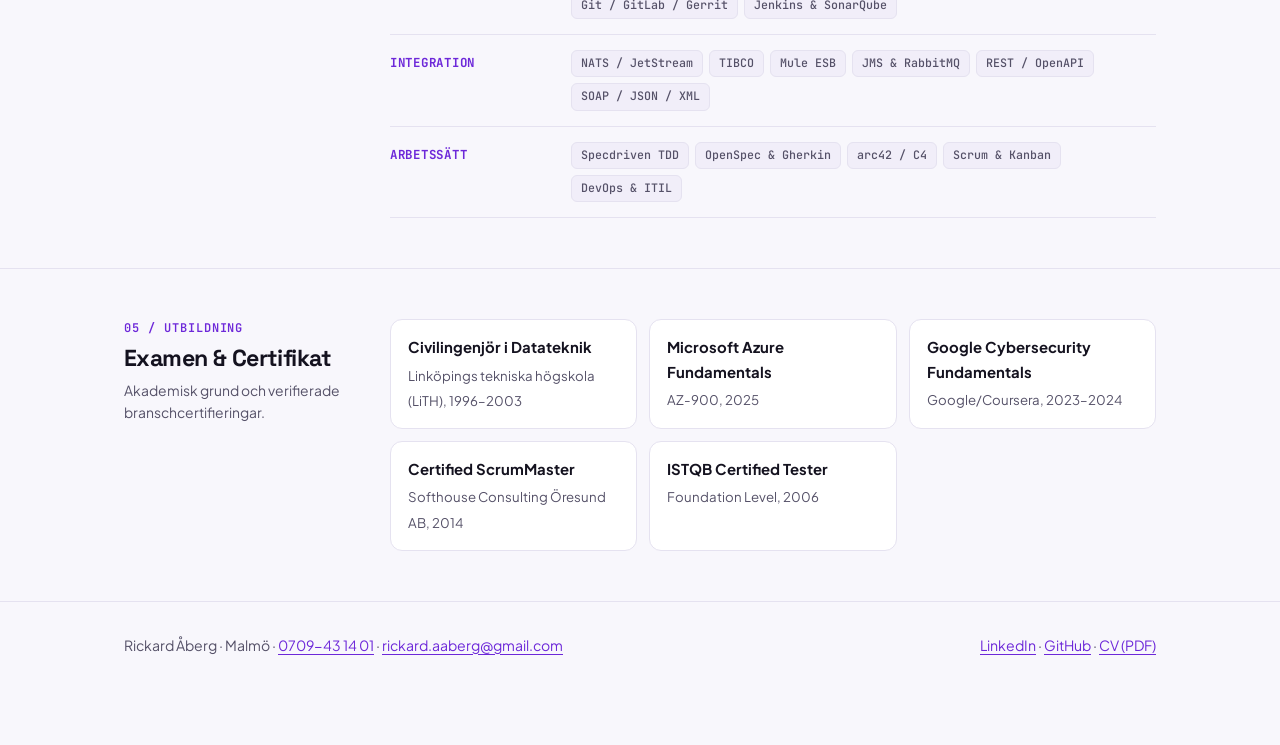
<file: sv.html>
<!doctype html>
<html lang="sv">
<head>
<meta charset="utf-8">
<meta name="viewport" content="width=device-width, initial-scale=1">
<title>Rickard Åberg — Systemutvecklare, Lösningsarkitekt &amp; AI-ingenjör</title>
<meta name="description" content="Rickard Åberg — civilingenjör i datateknik, systemutvecklare och lösningsarkitekt med 20+ års erfarenhet av utveckling, integration, arkitektur, kvalitet, DevOps och AI.">
<link rel="stylesheet" href="style.css">
<script src="site-theme.js"></script>
<script src="theme.js"></script>
</head>
<body>
<header>
  <div class="wrap">
    <a class="brand" href="sv.html"><span class="brand-dot" aria-hidden="true"></span>Rickard Åberg</a>
    <nav aria-label="Huvudmeny">
      <a href="#profil">Profil</a>
      <a href="#projekt">Projekt</a>
      <a href="#erfarenhet">Erfarenhet</a>
      <a href="assignments.html">Uppdrag</a>
      <a href="#kompetenser">Kompetenser</a>
      <a href="ai-engineering.html">AI engineering</a>
      <a href="code-standards.html">Code standards</a>
      <a href="index.html" lang="en" title="English version">EN</a>
      <a href="sv.html" aria-current="page">SV</a>
      <button id="theme-toggle" class="theme-toggle" type="button">☾ Dark</button>
    </nav>
  </div>
</header>

<main>
  <section class="hero">
    <div class="wrap">
      <div class="status-pill"><span class="pulse" aria-hidden="true"></span>Malmö, Sverige · AI, Backend &amp; Arkitektur</div>
      <h1>Systemutvecklare &amp; Lösningsarkitekt</h1>
      <p class="subtitle">Mjukvaruutveckling · Systemintegration · Arkitektur · Kvalitet · DevOps · Agentbaserad AI-utveckling</p>
      <div class="buttons">
        <a class="button primary" href="cv/Rickard-Aberg-CV-SV.pdf" download>Ladda ner CV (PDF, SV) ↓</a>
        <a class="button" href="cv/Rickard-Aberg-CV-EN.pdf" download>CV (PDF, EN) ↓</a>
        <a class="button" href="https://www.linkedin.com/in/rickard-%C3%A5berg-9866891/" target="_blank" rel="noopener">LinkedIn →</a>
        <a class="button" href="https://github.com/kizouker" target="_blank" rel="noopener">GitHub</a>
        <a class="button" href="ai-engineering.html">AI engineering (senaste 3 mån) →</a>
      </div>
      <div class="stats">
        <div class="stat"><strong>20+ år</strong><span>Systemutveckling &amp; integration</span></div>
        <div class="stat"><strong>4 repos</strong><span>Publika 2026-byggen i AI, MCP, Java &amp; Rust</span></div>
        <div class="stat"><strong>~50 skills</strong><span>Återanvändbara agentflöden skapade</span></div>
        <div class="stat"><strong>6+ harnesses</strong><span>Claude, AGY, Codex, Kiro, Muse, Ollama</span></div>
      </div>
    </div>
  </section>

  <section id="profil">
    <div class="wrap split">
      <div class="split-rail">
        <span class="section-num">01 / Profil</span>
        <h2>Översikt</h2>
        <p>Över 20 år inom konsultverksamhet, produktutveckling och arkitektur.</p>
      </div>
      <div>
        <p class="lead">Civilingenjör i datateknik (Linköpings universitet) med över 20 års erfarenhet av hela livscykeln för mjukvaruutveckling. Min bakgrund kombinerar hands-on-utveckling med systemintegration, lösningsarkitektur, test, release management och DevOps.</p>
        <p class="lead">Jag har arbetat i både konsult- och produktbolag och rört mig mellan kod, tekniskt ledarskap, samordning och processförbättring. Idag fokuserar jag på molnplattformar, säker leverans, modern webbutveckling och disciplinerad, testverifierad AI-utveckling.</p>
        <div class="cards">
          <article class="card"><span class="eyebrow">Bygga</span><h3>Utveckling</h3><p>Java/JEE, Spring Boot, .NET, TypeScript, React, Angular, Vue, Python, Rust och SQL.</p></article>
          <article class="card"><span class="eyebrow">Koppla ihop</span><h3>Integration &amp; MCP</h3><p>Enterprise-integration, API:er, meddelandeköer, distribuerade system, Model Context Protocol-servrar och teknisk koordinering.</p></article>
          <article class="card"><span class="eyebrow">Förbättra</span><h3>Kvalitet &amp; AI-flöden</h3><p>Specdriven TDD, CI/CD, release management, DevOps, arkitekturgranskning och verifierbara multi-agent-flöden.</p></article>
        </div>
      </div>
    </div>
  </section>

  <section id="projekt">
    <div class="wrap split">
      <div class="split-rail">
        <span class="section-num">02 / Projekt</span>
        <h2>Senaste byggen (2026)</h2>
        <p>Publika open source-repos byggda med specdriven AI-utveckling, tester och CI. <a href="ai-engineering.html">Läs AI-loggen →</a></p>
      </div>
      <div>
        <div class="cards two">
          <article class="card featured">
            <span class="eyebrow">Utvalt · Meta Global AI Hackathon 2026 · Röst-AI</span>
            <h3><a href="https://github.com/kizouker/adaptive-IVR-agent" target="_blank" rel="noopener">Holdmate — adaptiv IVR-agent</a></h3>
            <p>En röstagent som lär sig navigera svenska myndigheters telefonmenyer och väntar i telefonkön åt dig, med säker överlämning före BankID. Innehåller en lokal FSM-övningsrobot med BFS-utforskning, React live-board, iOS/watchOS-köbiljett och <a href="https://youtu.be/orxqS8rnxt0" target="_blank" rel="noopener">3-min demovideo</a>.</p>
            <div class="tags"><span class="tag">Python</span><span class="tag">whisper.cpp</span><span class="tag">Meta Muse Spark</span><span class="tag">React</span><span class="tag">Swift</span><span class="tag">Gherkin + pytest</span><span class="tag">Docker</span></div>
          </article>
          <article class="card">
            <span class="eyebrow">PyPI-paket · Öppen MCP-server</span>
            <h3><a href="https://github.com/kizouker/swedish-jobs-mcp" target="_blank" rel="noopener">swedish-jobs-mcp</a></h3>
            <p>MCP-server publicerad på <a href="https://pypi.org/project/swedish-jobs-mcp/" target="_blank" rel="noopener">PyPI</a> som låter AI-assistenter (Claude, Codex, Cursor) söka svenska jobbannonser via Arbetsförmedlingens öppna JobTech-API:er. Lokal stdio-transport, kontextsäker paginering och CI på Python 3.10–3.13.</p>
            <div class="tags"><span class="tag">Python</span><span class="tag">MCP</span><span class="tag">uv / uvx</span><span class="tag">PyPI</span><span class="tag">pytest</span></div>
          </article>
          <article class="card">
            <span class="eyebrow">Backend · Moln &amp; HealthKit</span>
            <h3><a href="https://github.com/kizouker/hrv-service" target="_blank" rel="noopener">hrv-service</a></h3>
            <p>REST-API för HRV-mätningar synkade från iPhone och Apple Watch (HealthKit). JWT-autentisering, Swagger/OpenAPI, JaCoCo 70% täckningskrav, Azure Bicep-infrastruktur och en drift-TUI i Kotlin Mordant.</p>
            <div class="tags"><span class="tag">Java 21</span><span class="tag">Spring Boot 3.4</span><span class="tag">PostgreSQL</span><span class="tag">Docker</span><span class="tag">Azure Bicep</span><span class="tag">Kotlin</span></div>
          </article>
          <article class="card featured">
            <span class="eyebrow">Kiroween 2026 · Kreativ co-pilot</span>
            <h3><a href="https://github.com/kizouker/paula-lib" target="_blank" rel="noopener">paula-lib</a></h3>
            <p>Agent-assisterad ProTracker 2-tracker: beskriv ett beat eller en basgång i vanlig text så skriver AI-agenten redigerbara patterns direkt i rutnätet. C-replayer i Rust, MCP-server, WebAssembly, 8-bitars resampling/dither DSP och <a href="https://kizouker.github.io/paula-lib/" target="_blank" rel="noopener">projektsida</a>.</p>
            <div class="tags"><span class="tag">C</span><span class="tag">Rust</span><span class="tag">MCP</span><span class="tag">WebAssembly</span><span class="tag">Ljud-DSP</span></div>
          </article>
        </div>
      </div>
    </div>
  </section>

  <section id="erfarenhet">
    <div class="wrap split">
      <div class="split-rail">
        <span class="section-num">03 / Erfarenhet</span>
        <h2>Tidslinje</h2>
        <p>Vill du se detaljerade kunduppdrag, leveranser och referenscitat? <a href="assignments.html">Tidigare uppdrag →</a></p>
      </div>
      <ul class="timeline">
        <li><span class="when">2026</span><span class="dot" aria-hidden="true"></span><span class="what"><strong>Fältmedarbetare / Arbetslagsledning</strong><span>Skogsstyrelsen — naturvård och skogsvård; samordnade ett flerspråkigt arbetslag.</span></span></li>
        <li><span class="when">2021–2022</span><span class="dot" aria-hidden="true"></span><span class="what"><strong>Fullstackutvecklare</strong><span>ADBSafegate AB, Malmö — Angular, TypeScript, Azure och SAFe.</span></span></li>
        <li><span class="when">2021</span><span class="dot" aria-hidden="true"></span><span class="what"><strong>Fullstackutvecklare</strong><span>Zaplox AB, Lund — Vue.js, Node.js, JavaScript, CSS och AWS.</span></span></li>
        <li><span class="when">2017–2018</span><span class="dot" aria-hidden="true"></span><span class="what"><strong>Senior Software Engineer</strong><span>Verisure Innovation, Malmö — Java, Android, Docker/Kubernetes och GDPR-arbete.</span></span></li>
        <li><span class="when">2012–2017</span><span class="dot" aria-hidden="true"></span><span class="what"><strong>Managing Consultant</strong><span>Bouvet Syd AB, Malmö — Java-utveckling, teamledning, konfigurationshantering och DevOps.</span></span></li>
        <li><span class="when">2011</span><span class="dot" aria-hidden="true"></span><span class="what"><strong>Lösningsarkitekt</strong><span>IKEA IT, Helsingborg — SaaS-förstudie och utvärdering för Enterprise Architecture Board.</span></span></li>
        <li><span class="when">2011</span><span class="dot" aria-hidden="true"></span><span class="what"><strong>Systemintegrationsspecialist</strong><span>Hi3G (Tre), Stockholm — applikationsansvarig för ett EAI-integrationslager över 15 system.</span></span></li>
        <li><span class="when">2004–2012</span><span class="dot" aria-hidden="true"></span><span class="what"><strong>Konsult — Integration &amp; Test</strong><span>Cybercom, Malmö/Oslo — Java EE, TIBCO, integrationstestning och arkitekturdokumentation.</span></span></li>
        <li><span class="when">2003–2004</span><span class="dot" aria-hidden="true"></span><span class="what"><strong>Forskningsingenjör / Examensarbetare</strong><span>École des Mines de Nantes, Frankrike — examensarbete om OS-kärnor med temporal logik och AOP.</span></span></li>
        <li><span class="when">2002</span><span class="dot" aria-hidden="true"></span><span class="what"><strong>Inbyggd systemutvecklare</strong><span>HemoCue, Ängelholm.</span></span></li>
      </ul>
    </div>
  </section>

  <section id="kompetenser">
    <div class="wrap split">
      <div class="split-rail">
        <span class="section-num">04 / Kompetenser</span>
        <h2>Teknikstack</h2>
        <p>Språk, AI-harnesses, molnleverans och integrationsverktyg.</p>
      </div>
      <div class="skill-rows">
        <div class="skill-row"><h3>Utveckling</h3><div class="tags"><span class="tag">Java 21 / JEE / Spring Boot</span><span class="tag">Python</span><span class="tag">TypeScript</span><span class="tag">React / Angular / Vue</span><span class="tag">.NET Core / C#</span><span class="tag">Rust &amp; C</span><span class="tag">Kotlin</span><span class="tag">SQL</span></div></div>
        <div class="skill-row"><h3>AI &amp; Agenter</h3><div class="tags"><span class="tag">MCP-servrar</span><span class="tag">Multi-agent-flöden</span><span class="tag">Claude Code</span><span class="tag">Antigravity</span><span class="tag">Codex CLI</span><span class="tag">GitHub Copilot</span><span class="tag">Kiro CLI</span><span class="tag">Ollama (lokala LLM:er)</span><span class="tag">whisper.cpp</span></div></div>
        <div class="skill-row"><h3>Moln &amp; Leverans</h3><div class="tags"><span class="tag">Docker</span><span class="tag">Kubernetes</span><span class="tag">Tailscale</span><span class="tag">Azure &amp; Bicep</span><span class="tag">AWS</span><span class="tag">GitHub Actions</span><span class="tag">Git / GitLab / Gerrit</span><span class="tag">Jenkins &amp; SonarQube</span></div></div>
        <div class="skill-row"><h3>Integration</h3><div class="tags"><span class="tag">NATS / JetStream</span><span class="tag">TIBCO</span><span class="tag">Mule ESB</span><span class="tag">JMS &amp; RabbitMQ</span><span class="tag">REST / OpenAPI</span><span class="tag">SOAP / JSON / XML</span></div></div>
        <div class="skill-row"><h3>Arbetssätt</h3><div class="tags"><span class="tag">Specdriven TDD</span><span class="tag">OpenSpec &amp; Gherkin</span><span class="tag">arc42 / C4</span><span class="tag">Scrum &amp; Kanban</span><span class="tag">DevOps &amp; ITIL</span></div></div>
      </div>
    </div>
  </section>

  <section id="utbildning">
    <div class="wrap split">
      <div class="split-rail">
        <span class="section-num">05 / Utbildning</span>
        <h2>Examen &amp; Certifikat</h2>
        <p>Akademisk grund och verifierade branschcertifieringar.</p>
      </div>
      <div class="certs">
        <div class="cert"><strong>Civilingenjör i Datateknik</strong><span>Linköpings tekniska högskola (LiTH), 1996–2003</span></div>
        <div class="cert"><strong>Microsoft Azure Fundamentals</strong><span>AZ-900, 2025</span></div>
        <div class="cert"><strong>Google Cybersecurity Fundamentals</strong><span>Google/Coursera, 2023–2024</span></div>
        <div class="cert"><strong>Certified ScrumMaster</strong><span>Softhouse Consulting Öresund AB, 2014</span></div>
        <div class="cert"><strong>ISTQB Certified Tester</strong><span>Foundation Level, 2006</span></div>
      </div>
    </div>
  </section>
</main>

<footer>
  <div class="wrap">
    <span>Rickard Åberg · Malmö · <a href="tel:+46709431401">0709-43 14 01</a> · <a href="mailto:rickard.aaberg@gmail.com">rickard.aaberg@gmail.com</a></span>
    <span><a href="https://www.linkedin.com/in/rickard-%C3%A5berg-9866891/" target="_blank" rel="noopener">LinkedIn</a> · <a href="https://github.com/kizouker" target="_blank" rel="noopener">GitHub</a> · <a href="cv/Rickard-Aberg-CV-SV.pdf" download>CV (PDF)</a></span>
  </div>
</footer>
</body>
</html>
</file>
<file: style.css>
@import url('https://fonts.googleapis.com/css2?family=IBM+Plex+Sans:wght@400;500;600;700&family=Inter:wght@400;500;600;700&family=JetBrains+Mono:wght@400;600&family=Newsreader:ital,opsz,wght@0,6..72,500;0,6..72,600;1,6..72,500&family=Plus+Jakarta+Sans:wght@400;500;600;700&family=Space+Grotesk:wght@500;600;700&display=swap');

/* ===== COLOR PALETTES ===== */
/* 1. Plum & Slate (default — calm, distinct, no beige/green/red) */
:root, :root[data-palette="plum"] {
  --bg: #f8f7fc; --bg-elev: #ffffff; --fg: #14121f; --muted: #555168; --border: #e5e2f0;
  --accent: #6d28d9; --accent-2: #4f46e5; --accent-soft: #f3efff; --code: #f1eef9;
  --shadow: 0 1px 4px rgba(20, 18, 31, 0.05); --shadow-hover: 0 10px 28px rgba(109, 40, 217, 0.12);
  --header-bg: rgba(248, 247, 252, 0.88);
}
:root[data-palette="plum"][data-theme="dark"] {
  --bg: #0e0c18; --bg-elev: #161326; --fg: #f3f1fb; --muted: #a19bb8; --border: #282342;
  --accent: #a78bfa; --accent-2: #818cf8; --accent-soft: rgba(167, 139, 250, 0.14); --code: #1f1b33;
  --shadow: 0 2px 12px rgba(0, 0, 0, 0.4); --shadow-hover: 0 12px 32px rgba(167, 139, 250, 0.16);
  --header-bg: rgba(14, 12, 24, 0.88);
}

/* 2. Graphite Mono (pure architectural monochrome) */
:root[data-palette="mono"] {
  --bg: #ffffff; --bg-elev: #fafafa; --fg: #111113; --muted: #52525b; --border: #e4e4e7;
  --accent: #18181b; --accent-2: #3f3f46; --accent-soft: #f4f4f5; --code: #f4f4f5;
  --shadow: 0 1px 4px rgba(0, 0, 0, 0.04); --shadow-hover: 0 10px 24px rgba(0, 0, 0, 0.08);
  --header-bg: rgba(255, 255, 255, 0.9);
}
:root[data-palette="mono"][data-theme="dark"] {
  --bg: #0a0a0b; --bg-elev: #141416; --fg: #fafafa; --muted: #a1a1aa; --border: #27272a;
  --accent: #e4e4e7; --accent-2: #a1a1aa; --accent-soft: rgba(255, 255, 255, 0.08); --code: #1e1e22;
  --shadow: 0 2px 12px rgba(0, 0, 0, 0.5); --shadow-hover: 0 12px 28px rgba(255, 255, 255, 0.07);
  --header-bg: rgba(10, 10, 11, 0.9);
}

/* 3. Nordic Blue */
:root[data-palette="blue"] {
  --bg: #f8fafc; --bg-elev: #ffffff; --fg: #0f172a; --muted: #475569; --border: #e2e8f0;
  --accent: #2563eb; --accent-2: #4f46e5; --accent-soft: #eff6ff; --code: #f1f5f9;
  --shadow: 0 1px 4px rgba(15, 23, 42, 0.04); --shadow-hover: 0 10px 28px rgba(37, 99, 235, 0.11);
  --header-bg: rgba(248, 250, 252, 0.88);
}
:root[data-palette="blue"][data-theme="dark"] {
  --bg: #0b1120; --bg-elev: #111827; --fg: #f1f5f9; --muted: #94a3b8; --border: #1e293b;
  --accent: #60a5fa; --accent-2: #818cf8; --accent-soft: rgba(96, 165, 250, 0.12); --code: #1a2335;
  --shadow: 0 2px 12px rgba(0, 0, 0, 0.35); --shadow-hover: 0 12px 32px rgba(96, 165, 250, 0.15);
  --header-bg: rgba(11, 17, 32, 0.88);
}

/* 4. Midnight Cyan (synth/tech) */
:root[data-palette="cyan"] {
  --bg: #f7fbfc; --bg-elev: #ffffff; --fg: #0c1922; --muted: #476072; --border: #dbe8ee;
  --accent: #0891b2; --accent-2: #7c3aed; --accent-soft: #ecfeff; --code: #eef6f9;
  --shadow: 0 1px 4px rgba(12, 25, 34, 0.05); --shadow-hover: 0 10px 28px rgba(8, 145, 178, 0.14);
  --header-bg: rgba(247, 251, 252, 0.88);
}
:root[data-palette="cyan"][data-theme="dark"] {
  --bg: #090d16; --bg-elev: #111827; --fg: #f1f5f9; --muted: #94a3b8; --border: #1e293b;
  --accent: #22d3ee; --accent-2: #c084fc; --accent-soft: rgba(34, 211, 238, 0.12); --code: #182235;
  --shadow: 0 2px 16px rgba(0, 0, 0, 0.45); --shadow-hover: 0 14px 34px rgba(34, 211, 238, 0.2);
  --header-bg: rgba(9, 13, 22, 0.88);
}

/* 5. Charcoal & Gold */
:root[data-palette="gold"] {
  --bg: #fbfbfa; --bg-elev: #ffffff; --fg: #181715; --muted: #57534e; --border: #e7e5e4;
  --accent: #a16207; --accent-2: #78716c; --accent-soft: #fefce8; --code: #f5f5f4;
  --shadow: 0 1px 4px rgba(24, 23, 21, 0.05); --shadow-hover: 0 10px 26px rgba(161, 98, 7, 0.12);
  --header-bg: rgba(251, 251, 250, 0.9);
}
:root[data-palette="gold"][data-theme="dark"] {
  --bg: #111010; --bg-elev: #1b1a18; --fg: #fafaf9; --muted: #a8a29e; --border: #2d2b28;
  --accent: #eab308; --accent-2: #d6d3d1; --accent-soft: rgba(234, 179, 8, 0.13); --code: #252320;
  --shadow: 0 2px 14px rgba(0, 0, 0, 0.45); --shadow-hover: 0 12px 30px rgba(234, 179, 8, 0.16);
  --header-bg: rgba(17, 16, 16, 0.9);
}

/* ===== FONT PRESETS ===== */
:root, :root[data-font="geometric"] {
  --font-display: "Space Grotesk", system-ui, sans-serif;
  --font-body: "Plus Jakarta Sans", system-ui, sans-serif;
  --font-mono: "JetBrains Mono", ui-monospace, SFMono-Regular, Menlo, monospace;
}
:root[data-font="editorial"] {
  --font-display: "Newsreader", Georgia, serif;
  --font-body: "Inter", system-ui, sans-serif;
  --font-mono: "JetBrains Mono", ui-monospace, SFMono-Regular, Menlo, monospace;
}
:root[data-font="swiss"] {
  --font-display: "Inter", system-ui, -apple-system, sans-serif;
  --font-body: "Inter", system-ui, -apple-system, sans-serif;
  --font-mono: "JetBrains Mono", ui-monospace, SFMono-Regular, Menlo, monospace;
}
:root[data-font="terminal"] {
  --font-display: "JetBrains Mono", ui-monospace, monospace;
  --font-body: "IBM Plex Sans", system-ui, sans-serif;
  --font-mono: "JetBrains Mono", ui-monospace, SFMono-Regular, Menlo, monospace;
}

* { box-sizing: border-box; }
html { scroll-behavior: smooth; }
body {
  margin: 0;
  background: var(--bg);
  color: var(--fg);
  font-family: var(--font-body);
  font-size: 15.5px;
  line-height: 1.65;
  -webkit-font-smoothing: antialiased;
  transition: background-color 0.2s ease, color 0.2s ease;
}
a { color: var(--accent); text-underline-offset: 3px; }
a:hover { opacity: 0.82; }
code {
  background: var(--code);
  border-radius: 5px;
  padding: 2px 6px;
  font-family: var(--font-mono);
  font-size: 0.84em;
  color: var(--fg);
}
pre {
  background: var(--code);
  border: 1px solid var(--border);
  border-radius: 10px;
  padding: 14px 16px;
  overflow: auto;
}
pre code { background: transparent; padding: 0; }

.wrap { max-width: 1080px; margin: 0 auto; padding: 0 24px; }

/* Sticky glass header */
header {
  position: sticky;
  top: 0;
  z-index: 20;
  background: var(--header-bg);
  backdrop-filter: blur(12px);
  -webkit-backdrop-filter: blur(12px);
  border-bottom: 1px solid var(--border);
}
header .wrap {
  display: flex;
  justify-content: space-between;
  align-items: center;
  gap: 16px;
  padding: 13px 24px;
}
.brand {
  font-family: var(--font-display);
  font-weight: 700;
  font-size: 1.06rem;
  color: var(--fg);
  text-decoration: none;
  letter-spacing: -0.02em;
  display: inline-flex;
  align-items: center;
  gap: 9px;
}
.brand-dot { width: 8px; height: 8px; border-radius: 50%; background: var(--accent); }
nav { display: flex; align-items: center; gap: 4px; flex-wrap: wrap; font-size: 0.86rem; }
nav a {
  color: var(--muted);
  text-decoration: none;
  padding: 5px 10px;
  border-radius: 8px;
  transition: background-color 0.15s ease, color 0.15s ease;
}
nav a:hover { background: var(--accent-soft); color: var(--fg); opacity: 1; }
nav a[aria-current="page"] { background: var(--accent-soft); color: var(--accent); font-weight: 600; }
.theme-toggle {
  border: 1px solid var(--border);
  background: var(--bg-elev);
  color: var(--fg);
  border-radius: 8px;
  padding: 5px 10px;
  font-family: var(--font-body);
  font-size: 0.8rem;
  font-weight: 600;
  cursor: pointer;
  margin-left: 6px;
}
.theme-toggle:hover { border-color: var(--accent); }

/* Hero */
.hero {
  padding: 68px 0 52px;
  border-top: 0;
  background: radial-gradient(ellipse 70% 55% at 15% 0%, var(--accent-soft), transparent 70%);
}
.status-pill {
  display: inline-flex;
  align-items: center;
  gap: 8px;
  font-family: var(--font-mono);
  font-size: 0.78rem;
  color: var(--muted);
  background: var(--bg-elev);
  border: 1px solid var(--border);
  border-radius: 999px;
  padding: 5px 13px;
  margin-bottom: 20px;
}
.pulse { width: 7px; height: 7px; border-radius: 50%; background: var(--accent); }

h1, h2, h3, h4 {
  font-family: var(--font-display);
  line-height: 1.18;
  letter-spacing: -0.025em;
}
:root[data-font="editorial"] h1 { font-weight: 600; letter-spacing: -0.02em; }
h1 { font-size: clamp(2.3rem, 5.2vw, 3.6rem); margin: 0 0 16px; color: var(--fg); }
h2 { font-size: 1.5rem; margin: 0 0 14px; }
h3 { font-size: 1.06rem; margin: 0 0 8px; }
.subtitle, .intro { color: var(--muted); font-size: 1.08rem; max-width: 60ch; margin: 0 0 26px; }

.buttons { display: flex; gap: 10px; flex-wrap: wrap; }
.button {
  display: inline-flex;
  align-items: center;
  gap: 6px;
  border: 1px solid var(--border);
  background: var(--bg-elev);
  color: var(--fg);
  border-radius: 10px;
  padding: 9px 16px;
  text-decoration: none;
  font-weight: 600;
  font-size: 0.9rem;
  box-shadow: var(--shadow);
  transition: transform 0.15s ease, border-color 0.15s ease, box-shadow 0.15s ease;
}
.button:hover { transform: translateY(-1px); border-color: var(--accent); box-shadow: var(--shadow-hover); opacity: 1; }
.button.primary { background: var(--accent); border-color: var(--accent); color: #ffffff; }
:root[data-theme="dark"] .button.primary { color: #0a0a0b; }

/* Stat strip */
.stats {
  display: grid;
  grid-template-columns: repeat(4, 1fr);
  gap: 1px;
  margin-top: 38px;
  background: var(--border);
  border: 1px solid var(--border);
  border-radius: 14px;
  overflow: hidden;
}
.stat { background: var(--bg-elev); padding: 18px 20px; }
.stat strong { display: block; font-family: var(--font-display); font-size: 1.55rem; line-height: 1.1; color: var(--fg); margin-bottom: 4px; }
.stat span { font-size: 0.82rem; color: var(--muted); }

/* ===== LAYOUT MODES ===== */
section { border-top: 1px solid var(--border); padding: 50px 0; }
.split { display: grid; grid-template-columns: 230px 1fr; gap: 36px; align-items: start; }
.split-rail { position: sticky; top: 76px; }
.section-num {
  display: block;
  font-family: var(--font-mono);
  font-size: 0.75rem;
  font-weight: 600;
  color: var(--accent);
  letter-spacing: 0.08em;
  text-transform: uppercase;
  margin-bottom: 6px;
}
.split-rail h2 { margin: 0 0 8px; font-size: 1.45rem; }
.split-rail p { margin: 0; font-size: 0.87rem; color: var(--muted); line-height: 1.55; }

/* Layout 2: Classic Stacked */
:root[data-layout="stacked"] .wrap { max-width: 920px; }
:root[data-layout="stacked"] .split { grid-template-columns: 1fr; gap: 18px; }
:root[data-layout="stacked"] .split-rail { position: static; }
:root[data-layout="stacked"] .card.featured { grid-column: auto; }

/* Layout 3: Wide Magazine / Bento */
:root[data-layout="wide"] .wrap { max-width: 1240px; }
:root[data-layout="wide"] section { padding: 38px 0; }
:root[data-layout="wide"] .split { grid-template-columns: 200px 1fr; gap: 28px; }
:root[data-layout="wide"] .cards.two { grid-template-columns: repeat(3, minmax(0, 1fr)); }
:root[data-layout="wide"] .card.featured { grid-column: span 2; }
:root[data-layout="wide"] .timeline { display: grid; grid-template-columns: repeat(2, minmax(0, 1fr)); gap: 4px 28px; }
:root[data-layout="wide"] .timeline::before { display: none; }

.lead { color: var(--muted); max-width: 68ch; margin: 0 0 18px; }

/* Cards */
.cards { display: grid; grid-template-columns: repeat(auto-fit, minmax(220px, 1fr)); gap: 16px; }
.cards.two { grid-template-columns: repeat(2, minmax(0, 1fr)); }
.card.featured { grid-column: 1 / -1; }

.card {
  background: var(--bg-elev);
  border: 1px solid var(--border);
  border-radius: 14px;
  padding: 22px;
  box-shadow: var(--shadow);
  transition: transform 0.16s ease, box-shadow 0.16s ease, border-color 0.16s ease;
}
.card:hover { transform: translateY(-2px); box-shadow: var(--shadow-hover); border-color: var(--accent); }
.card p { color: var(--muted); margin: 0; font-size: 0.92rem; }
.card ul { margin: 10px 0 0; padding-left: 18px; color: var(--muted); font-size: 0.9rem; }
.card li { margin: 5px 0; }

.eyebrow {
  display: inline-block;
  font-family: var(--font-mono);
  font-size: 0.72rem;
  font-weight: 600;
  text-transform: uppercase;
  letter-spacing: 0.05em;
  color: var(--accent);
  margin-bottom: 8px;
}

.tags { display: flex; flex-wrap: wrap; gap: 6px; margin-top: 14px; }
.tag {
  font-family: var(--font-mono);
  font-size: 0.73rem;
  font-weight: 500;
  padding: 3px 9px;
  border-radius: 6px;
  background: var(--code);
  color: var(--muted);
  border: 1px solid var(--border);
}

/* Skill rows */
.skill-rows { display: grid; gap: 0; border-top: 1px solid var(--border); }
.skill-row {
  display: grid;
  grid-template-columns: 165px 1fr;
  gap: 16px;
  align-items: baseline;
  padding: 15px 0;
  border-bottom: 1px solid var(--border);
}
.skill-row h3 {
  font-family: var(--font-mono);
  font-size: 0.78rem;
  text-transform: uppercase;
  letter-spacing: 0.06em;
  color: var(--accent);
  margin: 0;
}
.skill-row .tags { margin-top: 0; }

/* Timeline */
.timeline { list-style: none; padding: 0; margin: 0; position: relative; }
.timeline::before { content: ""; position: absolute; left: 104px; top: 12px; bottom: 12px; width: 1.5px; background: var(--border); }
.timeline li { display: grid; grid-template-columns: 92px 26px 1fr; align-items: start; gap: 8px; padding: 11px 0; }
.timeline .when { font-family: var(--font-mono); color: var(--muted); font-size: 0.8rem; text-align: right; padding-top: 3px; }
.timeline .dot { width: 10px; height: 10px; border-radius: 50%; background: var(--bg); border: 2px solid var(--accent); margin: 7px auto 0; position: relative; z-index: 1; transition: transform 0.15s ease, background-color 0.15s ease; }
.timeline li:hover .dot { transform: scale(1.3); background: var(--accent); }
.timeline .what strong { display: block; font-size: 0.96rem; }
.timeline .what span { color: var(--muted); font-size: 0.9rem; }

/* Certs */
.certs { display: grid; grid-template-columns: repeat(auto-fit, minmax(220px, 1fr)); gap: 12px; }
.cert { background: var(--bg-elev); border: 1px solid var(--border); border-radius: 12px; padding: 15px 17px; }
.cert strong { display: block; font-size: 0.93rem; margin-bottom: 2px; }
.cert span { color: var(--muted); font-size: 0.83rem; }

/* AI Engineering & Standards */
.flow { display: flex; flex-wrap: wrap; align-items: center; gap: 8px; margin: 22px 0 8px; }
.flow-step { font-family: var(--font-mono); background: var(--bg-elev); border: 1px solid var(--border); border-radius: 8px; padding: 7px 12px; font-size: 0.8rem; font-weight: 600; }
.flow-arrow { color: var(--accent); font-weight: 700; }

.toc { background: var(--accent-soft); border: 1px solid var(--border); border-radius: 12px; padding: 15px 20px; margin: 22px 0 28px; }
.toc strong { display: block; margin-bottom: 6px; font-size: 0.82rem; font-family: var(--font-mono); text-transform: uppercase; letter-spacing: 0.05em; color: var(--accent); }
.toc ul { margin: 0; padding-left: 20px; display: flex; gap: 6px 24px; flex-wrap: wrap; }

.lesson-grid { display: grid; grid-template-columns: repeat(auto-fit, minmax(275px, 1fr)); gap: 14px; }
.lesson { background: var(--bg-elev); border: 1px solid var(--border); border-radius: 12px; padding: 18px; }
.lesson-num { display: inline-block; font-family: var(--font-mono); font-size: 0.76rem; font-weight: 600; color: var(--accent); background: var(--accent-soft); padding: 2px 8px; border-radius: 6px; margin-bottom: 8px; }
.lesson strong { display: block; margin-bottom: 4px; font-size: 0.96rem; }
.lesson p { margin: 0; color: var(--muted); font-size: 0.9rem; }

.qa-list { display: grid; gap: 10px; }
details.qa { background: var(--bg-elev); border: 1px solid var(--border); border-left: 3px solid var(--accent); border-radius: 10px; padding: 14px 18px; }
details.qa summary { cursor: pointer; font-family: var(--font-display); font-weight: 600; list-style: none; display: flex; justify-content: space-between; align-items: center; gap: 12px; }
details.qa summary::-webkit-details-marker { display: none; }
details.qa summary::after { content: "+"; font-family: var(--font-mono); font-size: 1.15rem; color: var(--accent); flex-shrink: 0; }
details.qa[open] summary::after { content: "−"; }
details.qa .a { margin: 10px 0 0; color: var(--muted); font-size: 0.92rem; }

.harnesses { display: grid; grid-template-columns: repeat(auto-fit, minmax(225px, 1fr)); gap: 14px; }
.harness { background: var(--bg-elev); border: 1px solid var(--border); border-radius: 12px; padding: 16px; transition: border-color 0.15s ease; }
.harness:hover { border-color: var(--accent); }
.harness-head { display: flex; align-items: center; gap: 10px; margin-bottom: 8px; }
.badge { display: inline-grid; place-items: center; width: 34px; height: 34px; border-radius: 8px; font-family: var(--font-mono); font-size: 0.75rem; font-weight: 700; color: #ffffff; background: var(--badge-bg, var(--accent)); flex-shrink: 0; }
.harness strong { font-family: var(--font-display); font-size: 0.96rem; }
.harness span { color: var(--muted); font-size: 0.87rem; display: block; }

.doc { background: var(--bg-elev); border: 1px solid var(--border); border-radius: 14px; padding: 26px clamp(20px, 4vw, 38px); margin: 22px 0; overflow-wrap: anywhere; }
.doc h1 { font-size: 1.8rem; }
.doc h2 { border-top: 1px solid var(--border); padding-top: 22px; margin-top: 28px; }
.doc p { max-width: 78ch; }
.doc li { margin: 5px 0; }
.doc table { border-collapse: collapse; display: block; max-width: 100%; overflow-x: auto; margin: 16px 0; }
.doc th, .doc td { border: 1px solid var(--border); padding: 8px 10px; text-align: left; vertical-align: top; }
.doc th { background: var(--code); }
.status { color: var(--muted); }
.error { color: var(--accent); background: var(--accent-soft); border: 1px solid var(--border); border-radius: 10px; padding: 12px 14px; }

footer { border-top: 1px solid var(--border); padding: 32px 0 88px; color: var(--muted); font-size: 0.88rem; }
footer .wrap { display: flex; justify-content: space-between; align-items: center; gap: 12px; flex-wrap: wrap; }

/* ===== FLOATING LIVE STYLE STUDIO ===== */
.studio-fab {
  position: fixed;
  right: 18px;
  bottom: 18px;
  z-index: 50;
  border: 1px solid var(--border);
  background: var(--bg-elev);
  color: var(--fg);
  font-family: var(--font-mono);
  font-size: 0.78rem;
  font-weight: 600;
  padding: 8px 14px;
  border-radius: 999px;
  box-shadow: 0 8px 24px rgba(0, 0, 0, 0.18);
  cursor: pointer;
}
.studio-fab:hover { border-color: var(--accent); }
.studio-panel {
  position: fixed;
  right: 18px;
  bottom: 62px;
  z-index: 50;
  width: min(360px, calc(100vw - 36px));
  background: var(--bg-elev);
  border: 1px solid var(--border);
  border-radius: 16px;
  padding: 16px;
  box-shadow: 0 18px 44px rgba(0, 0, 0, 0.25);
  font-size: 0.8rem;
}
.studio-panel[hidden] { display: none; }
.studio-head { display: flex; justify-content: space-between; align-items: center; margin-bottom: 10px; }
.studio-head strong { font-family: var(--font-display); font-size: 0.92rem; }
.studio-close { border: 0; background: transparent; color: var(--muted); font-size: 1.1rem; cursor: pointer; padding: 2px 6px; }
.studio-group { margin-bottom: 11px; }
.studio-label { display: block; font-family: var(--font-mono); font-size: 0.7rem; text-transform: uppercase; letter-spacing: 0.06em; color: var(--muted); margin-bottom: 6px; }
.studio-chips { display: flex; flex-wrap: wrap; gap: 6px; }
.studio-chip {
  border: 1px solid var(--border);
  background: var(--bg);
  color: var(--fg);
  font-family: var(--font-body);
  font-size: 0.78rem;
  font-weight: 500;
  padding: 5px 10px;
  border-radius: 8px;
  cursor: pointer;
  display: inline-flex;
  align-items: center;
  gap: 6px;
}
.studio-chip:hover { border-color: var(--accent); }
.studio-chip.active { background: var(--accent); border-color: var(--accent); color: #ffffff; font-weight: 650; }
:root[data-theme="dark"] .studio-chip.active { color: #0a0a0b; }
.swatch { width: 10px; height: 10px; border-radius: 50%; display: inline-block; border: 1px solid rgba(0,0,0,0.2); }
.studio-code { font-family: var(--font-mono); font-size: 0.72rem; color: var(--muted); border-top: 1px solid var(--border); padding-top: 8px; margin-top: 4px; }

@media (max-width: 860px) {
  .split, :root[data-layout="wide"] .split { grid-template-columns: 1fr; gap: 20px; }
  .split-rail { position: static; }
  .stats { grid-template-columns: repeat(2, 1fr); }
  .cards.two, :root[data-layout="wide"] .cards.two { grid-template-columns: 1fr; }
  :root[data-layout="wide"] .card.featured { grid-column: auto; }
  :root[data-layout="wide"] .timeline { grid-template-columns: 1fr; }
}
@media (max-width: 640px) {
  header .wrap { align-items: flex-start; flex-direction: column; }
  .skill-row { grid-template-columns: 1fr; gap: 8px; }
  .timeline::before { left: 10px; }
  .timeline li { grid-template-columns: 22px 1fr; }
  .timeline .when { grid-column: 2; text-align: left; font-size: 0.78rem; padding-top: 0; }
  .timeline .dot { grid-column: 1; grid-row: 1 / span 2; margin-top: 5px; }
  .timeline .what { grid-column: 2; }
}
</file>
